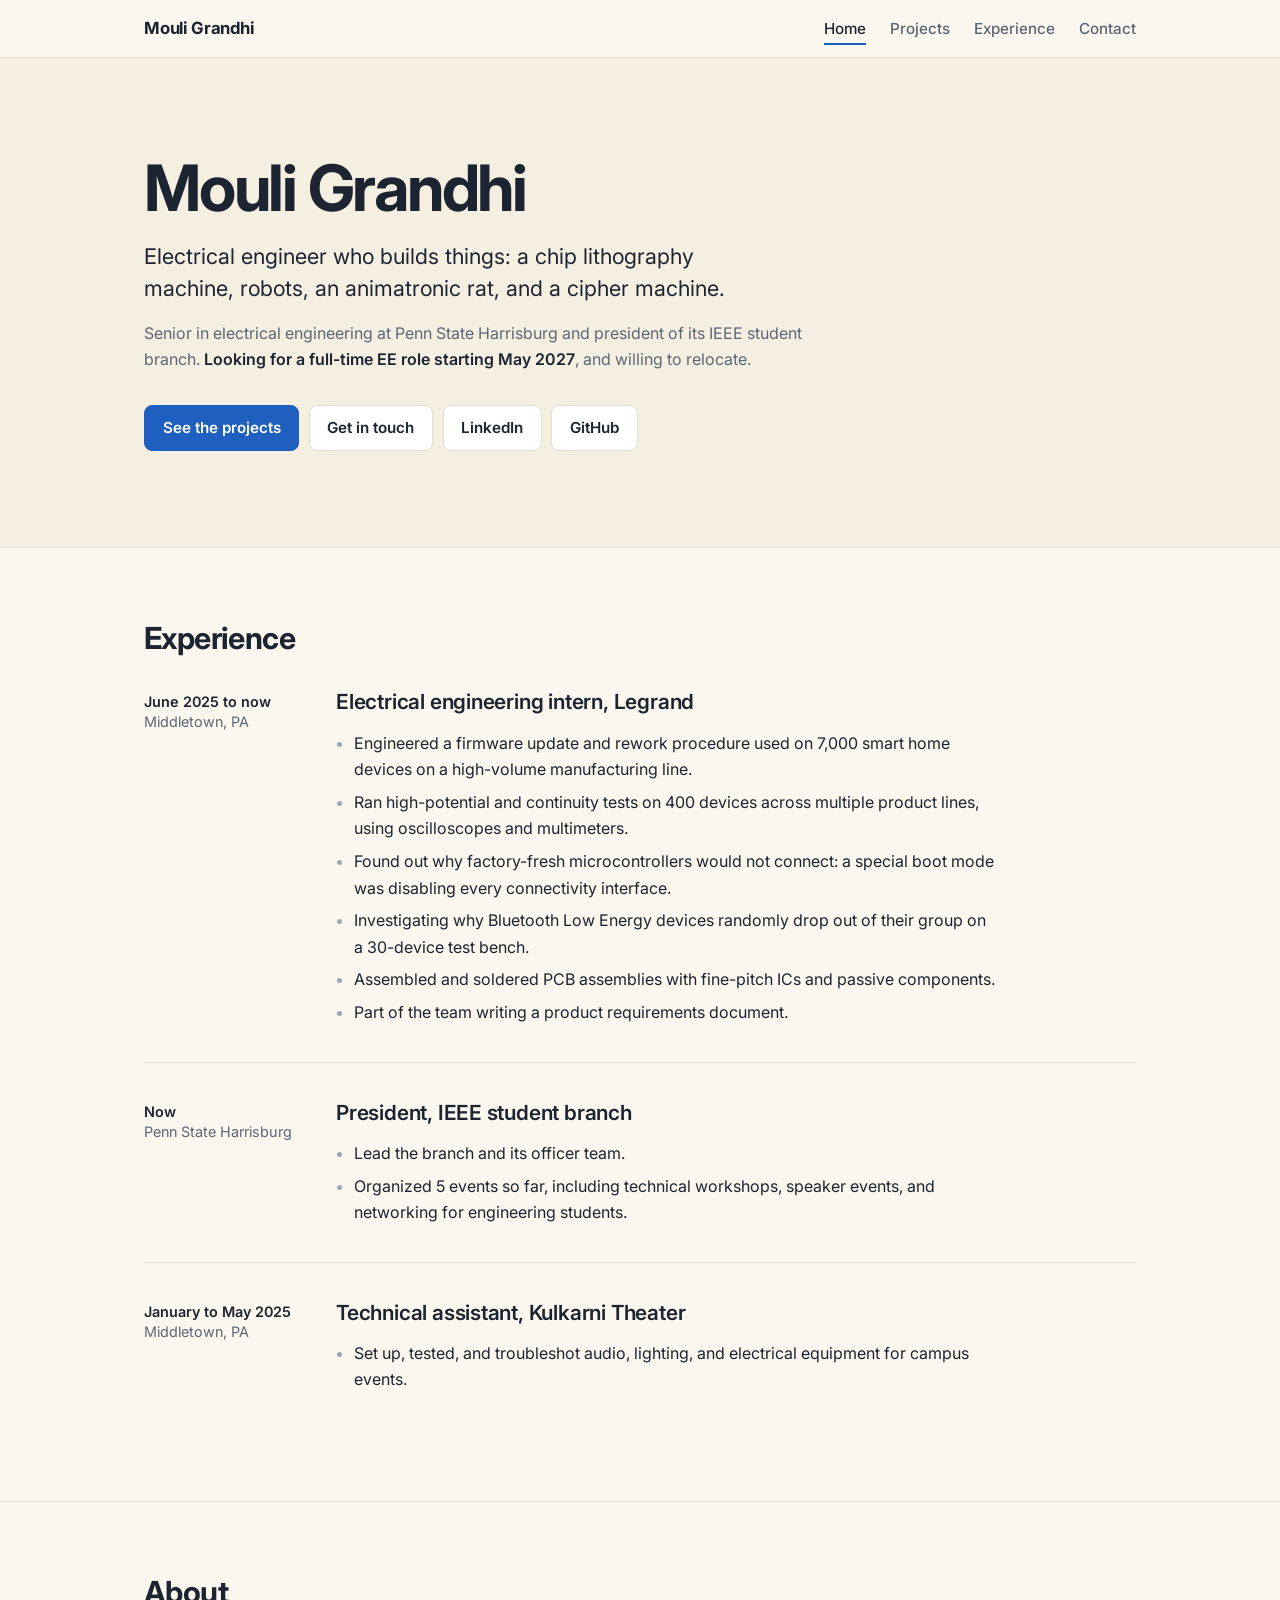
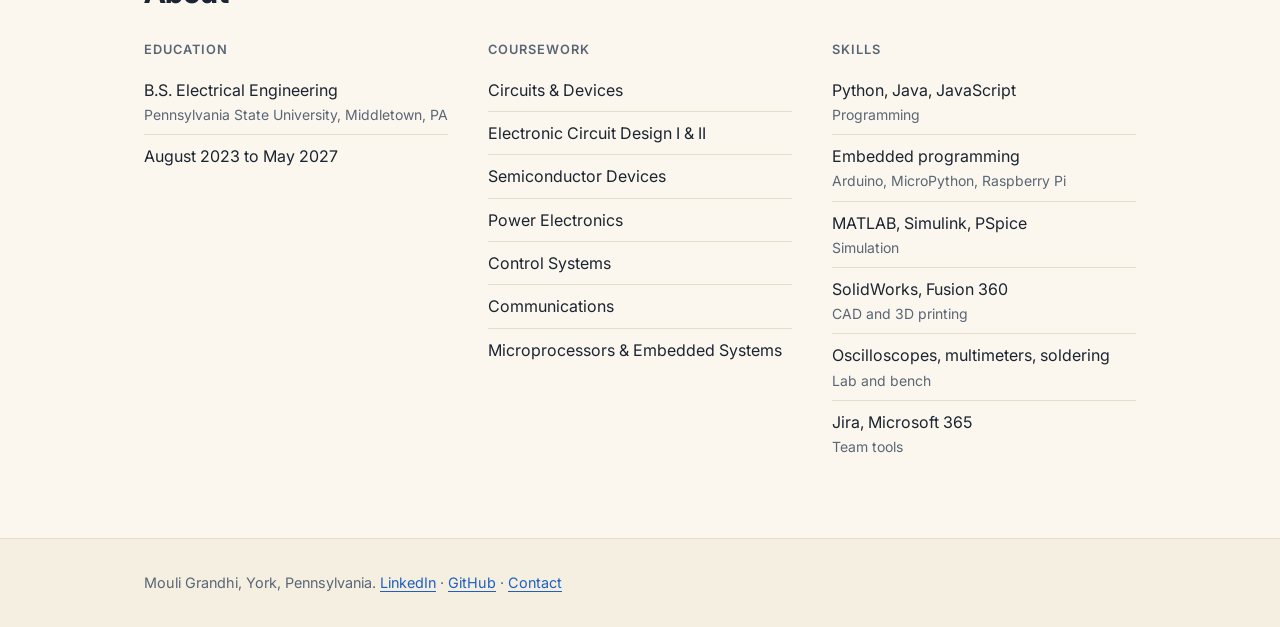
<file: index.html>
<!DOCTYPE html>
<html lang="en">
<head>
<meta charset="utf-8">
<meta name="viewport" content="width=device-width, initial-scale=1">
<title>Mouli Grandhi | Electrical Engineer</title>
<meta name="description" content="Mouli Grandhi, electrical engineering senior at Penn State Harrisburg, graduating May 2027. Experience, education, and skills.">
<link rel="preconnect" href="https://fonts.googleapis.com">
<link rel="preconnect" href="https://fonts.gstatic.com" crossorigin>
<link href="https://fonts.googleapis.com/css2?family=Inter:wght@400;500;600;700&display=swap" rel="stylesheet">
<link rel="stylesheet" href="styles.css">
</head>
<body>

<header class="top">
  <div class="wrap">
    <a class="me" href="index.html">Mouli Grandhi</a>
    <nav aria-label="Pages">
      <a href="index.html" aria-current="page">Home</a>
      <a href="projects.html">Projects</a>
      <a href="index.html#experience">Experience</a>
      <a href="contact.html">Contact</a>
    </nav>
  </div>
</header>

<main id="top">
  <div class="hero">
    <div class="wrap">
      <h1 class="name">Mouli Grandhi</h1>
      <p class="pitch">Electrical engineer who builds things: a chip lithography machine, robots, an animatronic rat, and a cipher machine.</p>
      <p class="status">Senior in electrical engineering at Penn State Harrisburg and president of its IEEE student branch. <b>Looking for a full-time EE role starting May 2027</b>, and willing to relocate.</p>
      <ul class="links">
        <li><a href="projects.html">See the projects</a></li>
        <li><a href="contact.html">Get in touch</a></li>
        <li><a href="https://www.linkedin.com/in/mouli-grandhi/">LinkedIn</a></li>
        <li><a href="https://github.com/Mouli-Grandhi">GitHub</a></li>
      </ul>
    </div>
  </div>

  <section id="experience">
    <div class="wrap">
      <h2>Experience</h2>

      <article class="job">
        <div class="when">June 2025 to now<span>Middletown, PA</span></div>
        <div class="body">
          <h3>Electrical engineering intern, Legrand</h3>
          <ul class="points">
            <li>Engineered a firmware update and rework procedure used on 7,000 smart home devices on a high-volume manufacturing line.</li>
            <li>Ran high-potential and continuity tests on 400 devices across multiple product lines, using oscilloscopes and multimeters.</li>
            <li>Found out why factory-fresh microcontrollers would not connect: a special boot mode was disabling every connectivity interface.</li>
            <li>Investigating why Bluetooth Low Energy devices randomly drop out of their group on a 30-device test bench.</li>
            <li>Assembled and soldered PCB assemblies with fine-pitch ICs and passive components.</li>
            <li>Part of the team writing a product requirements document.</li>
          </ul>
        </div>
      </article>

      <article class="job">
        <div class="when">Now<span>Penn State Harrisburg</span></div>
        <div class="body">
          <h3>President, IEEE student branch</h3>
          <ul class="points">
            <li>Lead the branch and its officer team.</li>
            <li>Organized 5 events so far, including technical workshops, speaker events, and networking for engineering students.</li>
          </ul>
        </div>
      </article>

      <article class="job">
        <div class="when">January to May 2025<span>Middletown, PA</span></div>
        <div class="body">
          <h3>Technical assistant, Kulkarni Theater</h3>
          <ul class="points">
            <li>Set up, tested, and troubleshot audio, lighting, and electrical equipment for campus events.</li>
          </ul>
        </div>
      </article>
    </div>
  </section>

  <section id="about">
    <div class="wrap">
      <h2>About</h2>
      <div class="facts">
        <div>
          <h3>Education</h3>
          <ul>
            <li>B.S. Electrical Engineering<small>Pennsylvania State University, Middletown, PA</small></li>
            <li>August 2023 to May 2027</li>
          </ul>
        </div>
        <div>
          <h3>Coursework</h3>
          <ul>
            <li>Circuits &amp; Devices</li>
            <li>Electronic Circuit Design I &amp; II</li>
            <li>Semiconductor Devices</li>
            <li>Power Electronics</li>
            <li>Control Systems</li>
            <li>Communications</li>
            <li>Microprocessors &amp; Embedded Systems</li>
          </ul>
        </div>
        <div>
          <h3>Skills</h3>
          <ul>
            <li>Python, Java, JavaScript<small>Programming</small></li>
            <li>Embedded programming<small>Arduino, MicroPython, Raspberry Pi</small></li>
            <li>MATLAB, Simulink, PSpice<small>Simulation</small></li>
            <li>SolidWorks, Fusion 360<small>CAD and 3D printing</small></li>
            <li>Oscilloscopes, multimeters, soldering<small>Lab and bench</small></li>
            <li>Jira, Microsoft 365<small>Team tools</small></li>
          </ul>
        </div>
      </div>
    </div>
  </section>
</main>

<footer>
  <div class="wrap">
    <p>Mouli Grandhi, York, Pennsylvania. <a href="https://www.linkedin.com/in/mouli-grandhi/">LinkedIn</a> · <a href="https://github.com/Mouli-Grandhi">GitHub</a> · <a href="contact.html">Contact</a></p>
  </div>
</footer>

</body>
</html>
</file>
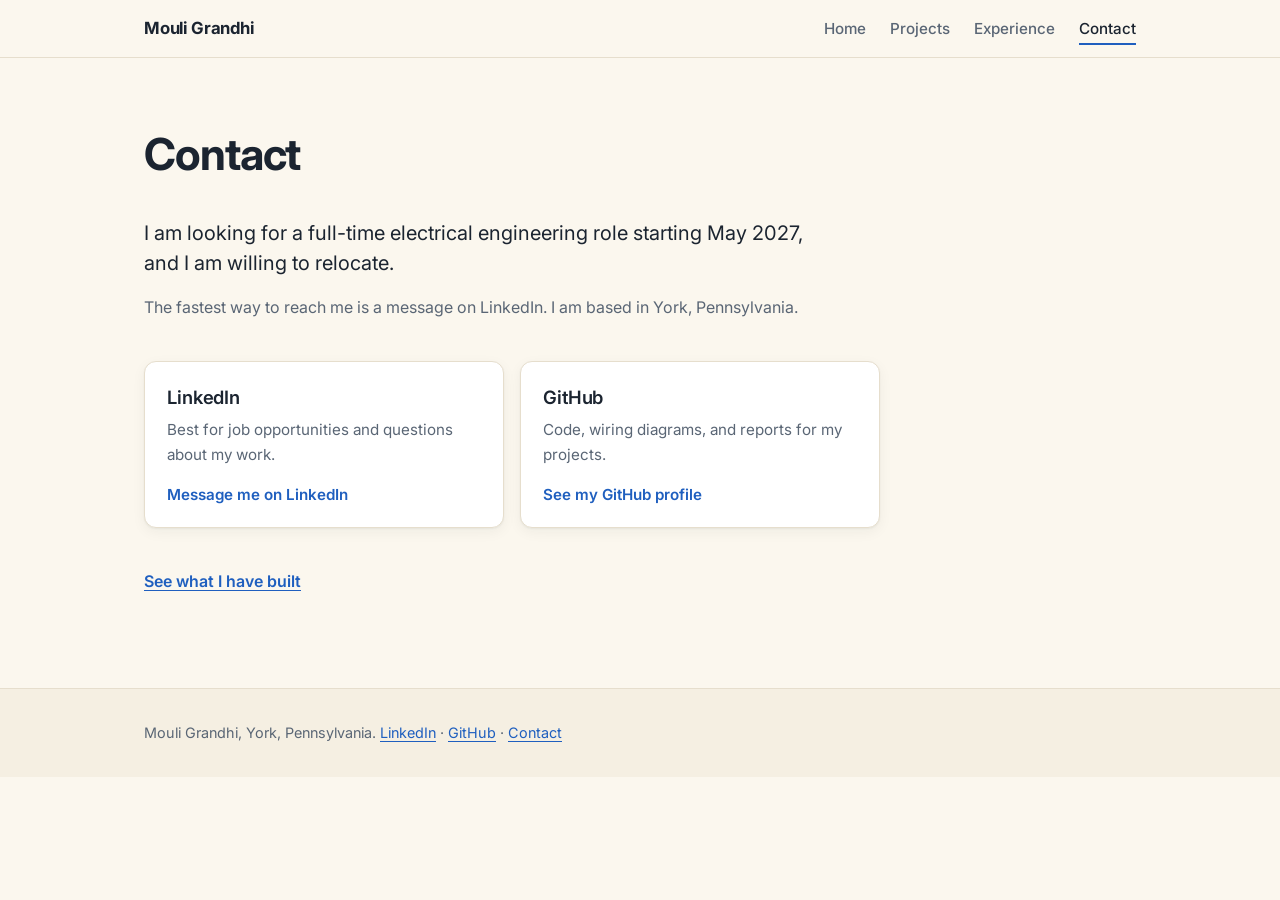
<file: contact.html>
<!DOCTYPE html>
<html lang="en">
<head>
<meta charset="utf-8">
<meta name="viewport" content="width=device-width, initial-scale=1">
<title>Contact | Mouli Grandhi</title>
<meta name="description" content="How to reach Mouli Grandhi, electrical engineer looking for a full-time role starting May 2027.">
<link rel="preconnect" href="https://fonts.googleapis.com">
<link rel="preconnect" href="https://fonts.gstatic.com" crossorigin>
<link href="https://fonts.googleapis.com/css2?family=Inter:wght@400;500;600;700&display=swap" rel="stylesheet">
<link rel="stylesheet" href="styles.css">
</head>
<body>

<header class="top">
  <div class="wrap">
    <a class="me" href="index.html">Mouli Grandhi</a>
    <nav aria-label="Pages">
      <a href="index.html">Home</a>
      <a href="projects.html">Projects</a>
      <a href="index.html#experience">Experience</a>
      <a href="contact.html" aria-current="page">Contact</a>
    </nav>
  </div>
</header>

<main>
  <section>
    <div class="wrap">
      <h1 class="page-title">Contact</h1>
      <p class="lede">I am looking for a full-time electrical engineering role starting May 2027, and I am willing to relocate.</p>
      <p>The fastest way to reach me is a message on LinkedIn. I am based in York, Pennsylvania.</p>
      <ul class="contact-list">
        <li><a href="https://www.linkedin.com/in/mouli-grandhi/">
          <b>LinkedIn</b>
          <span>Best for job opportunities and questions about my work.</span>
          <span class="go">Message me on LinkedIn</span>
        </a></li>
        <li><a href="https://github.com/Mouli-Grandhi">
          <b>GitHub</b>
          <span>Code, wiring diagrams, and reports for my projects.</span>
          <span class="go">See my GitHub profile</span>
        </a></li>
      </ul>
      <p class="next"><a href="projects.html">See what I have built</a></p>
    </div>
  </section>
</main>

<footer>
  <div class="wrap">
    <p>Mouli Grandhi, York, Pennsylvania. <a href="https://www.linkedin.com/in/mouli-grandhi/">LinkedIn</a> · <a href="https://github.com/Mouli-Grandhi">GitHub</a> · <a href="contact.html">Contact</a></p>
  </div>
</footer>

</body>
</html>
</file>
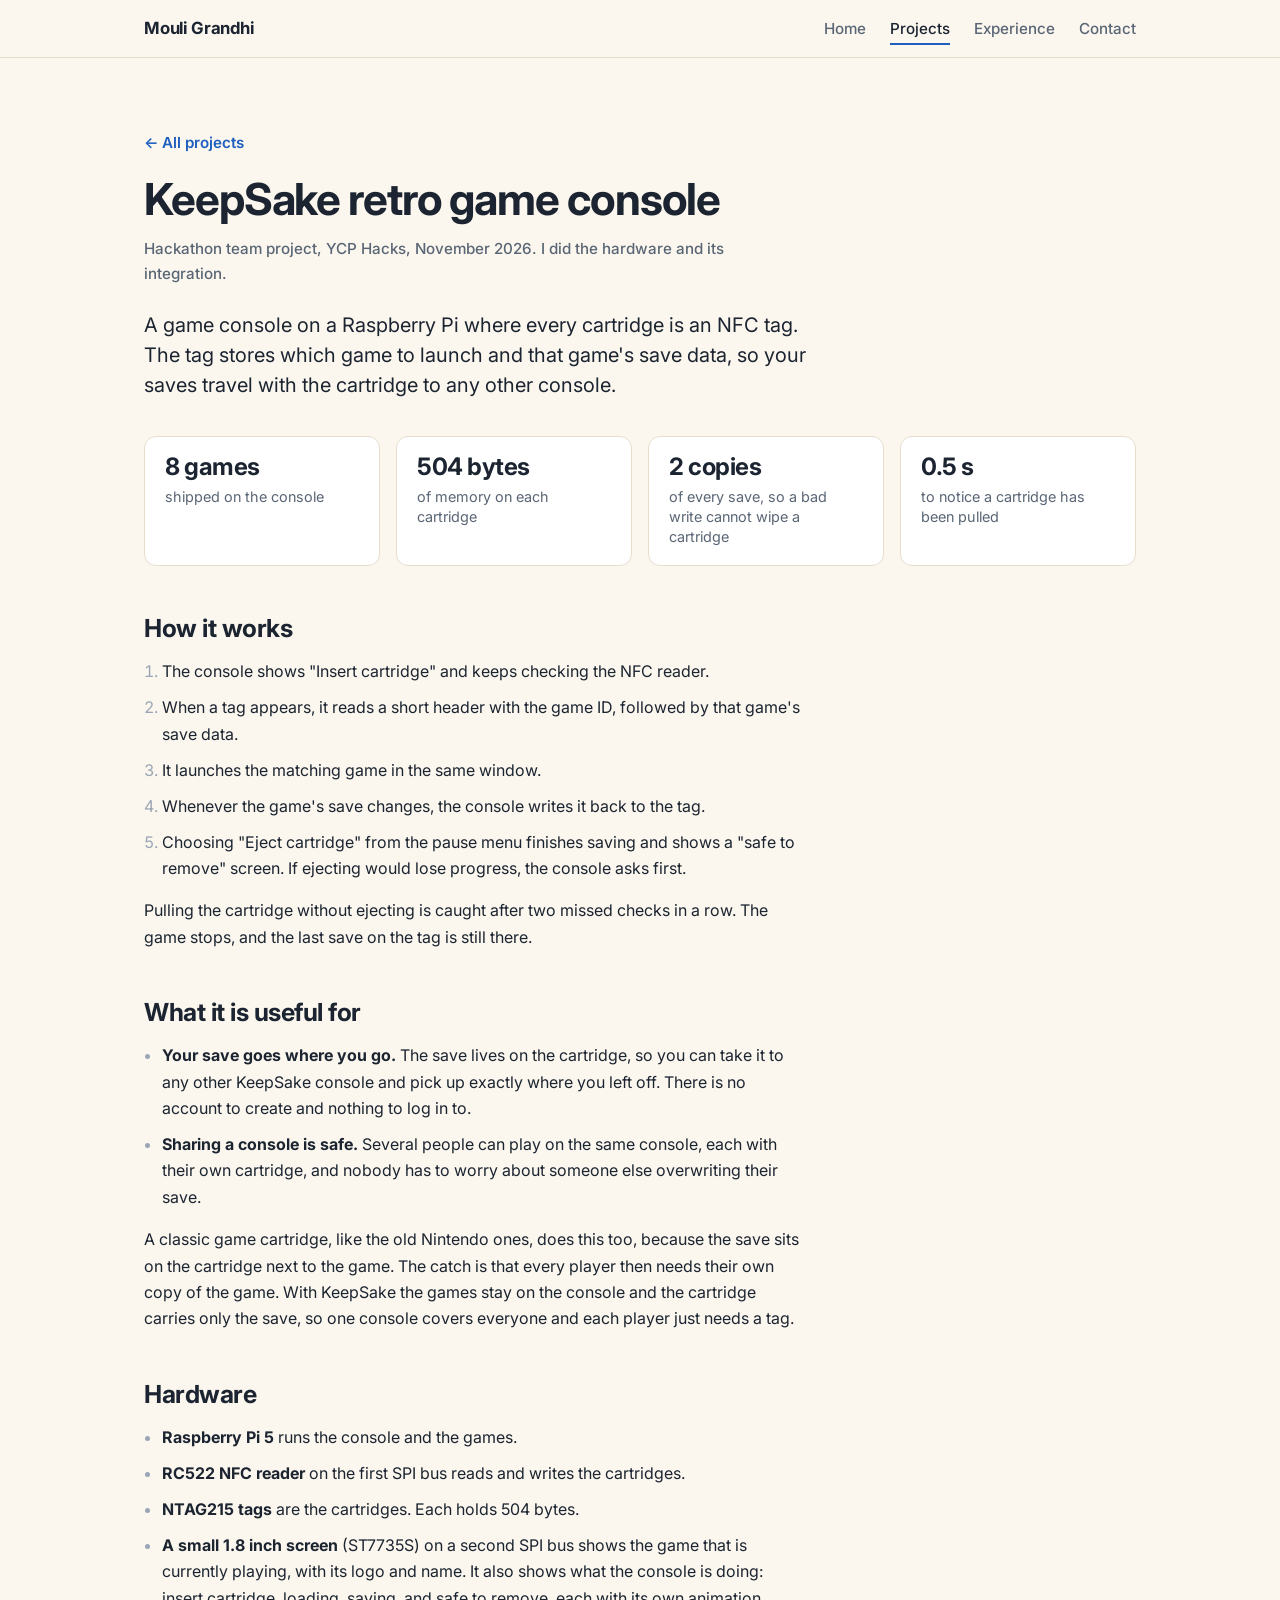
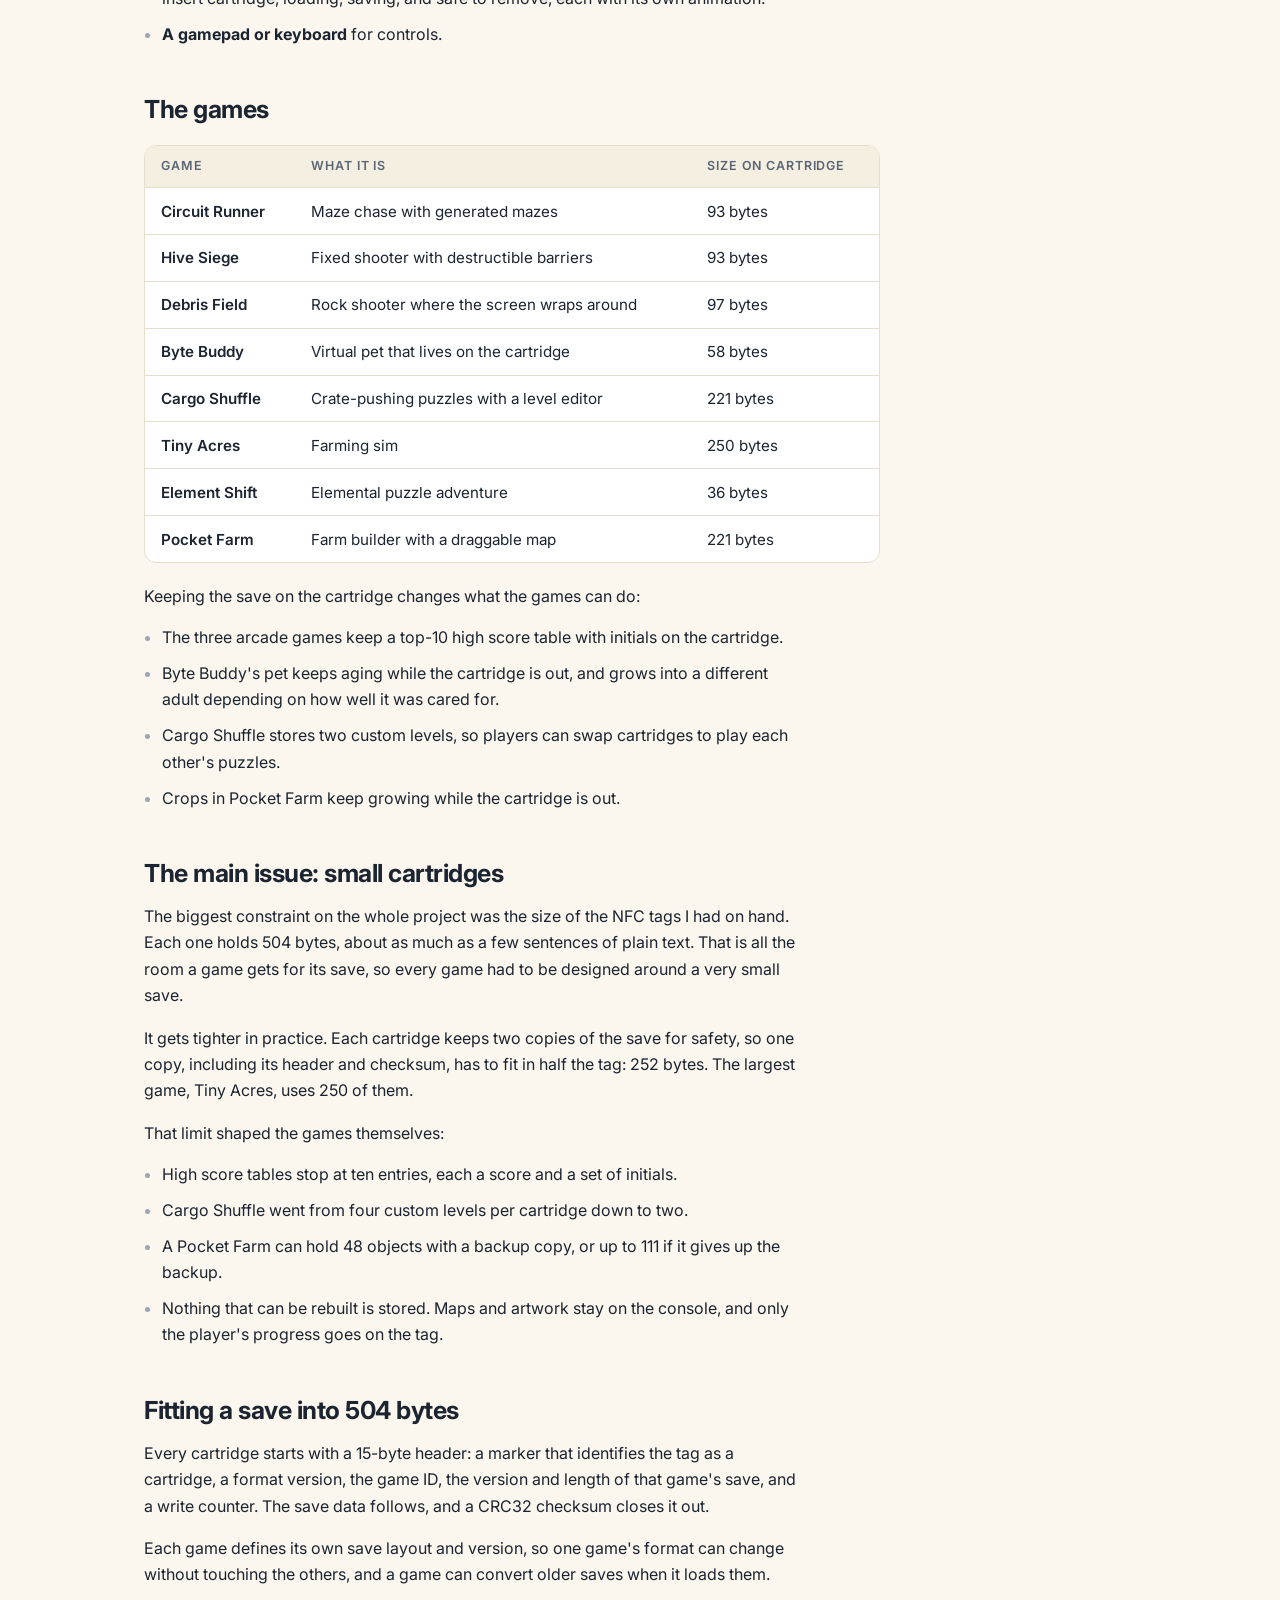
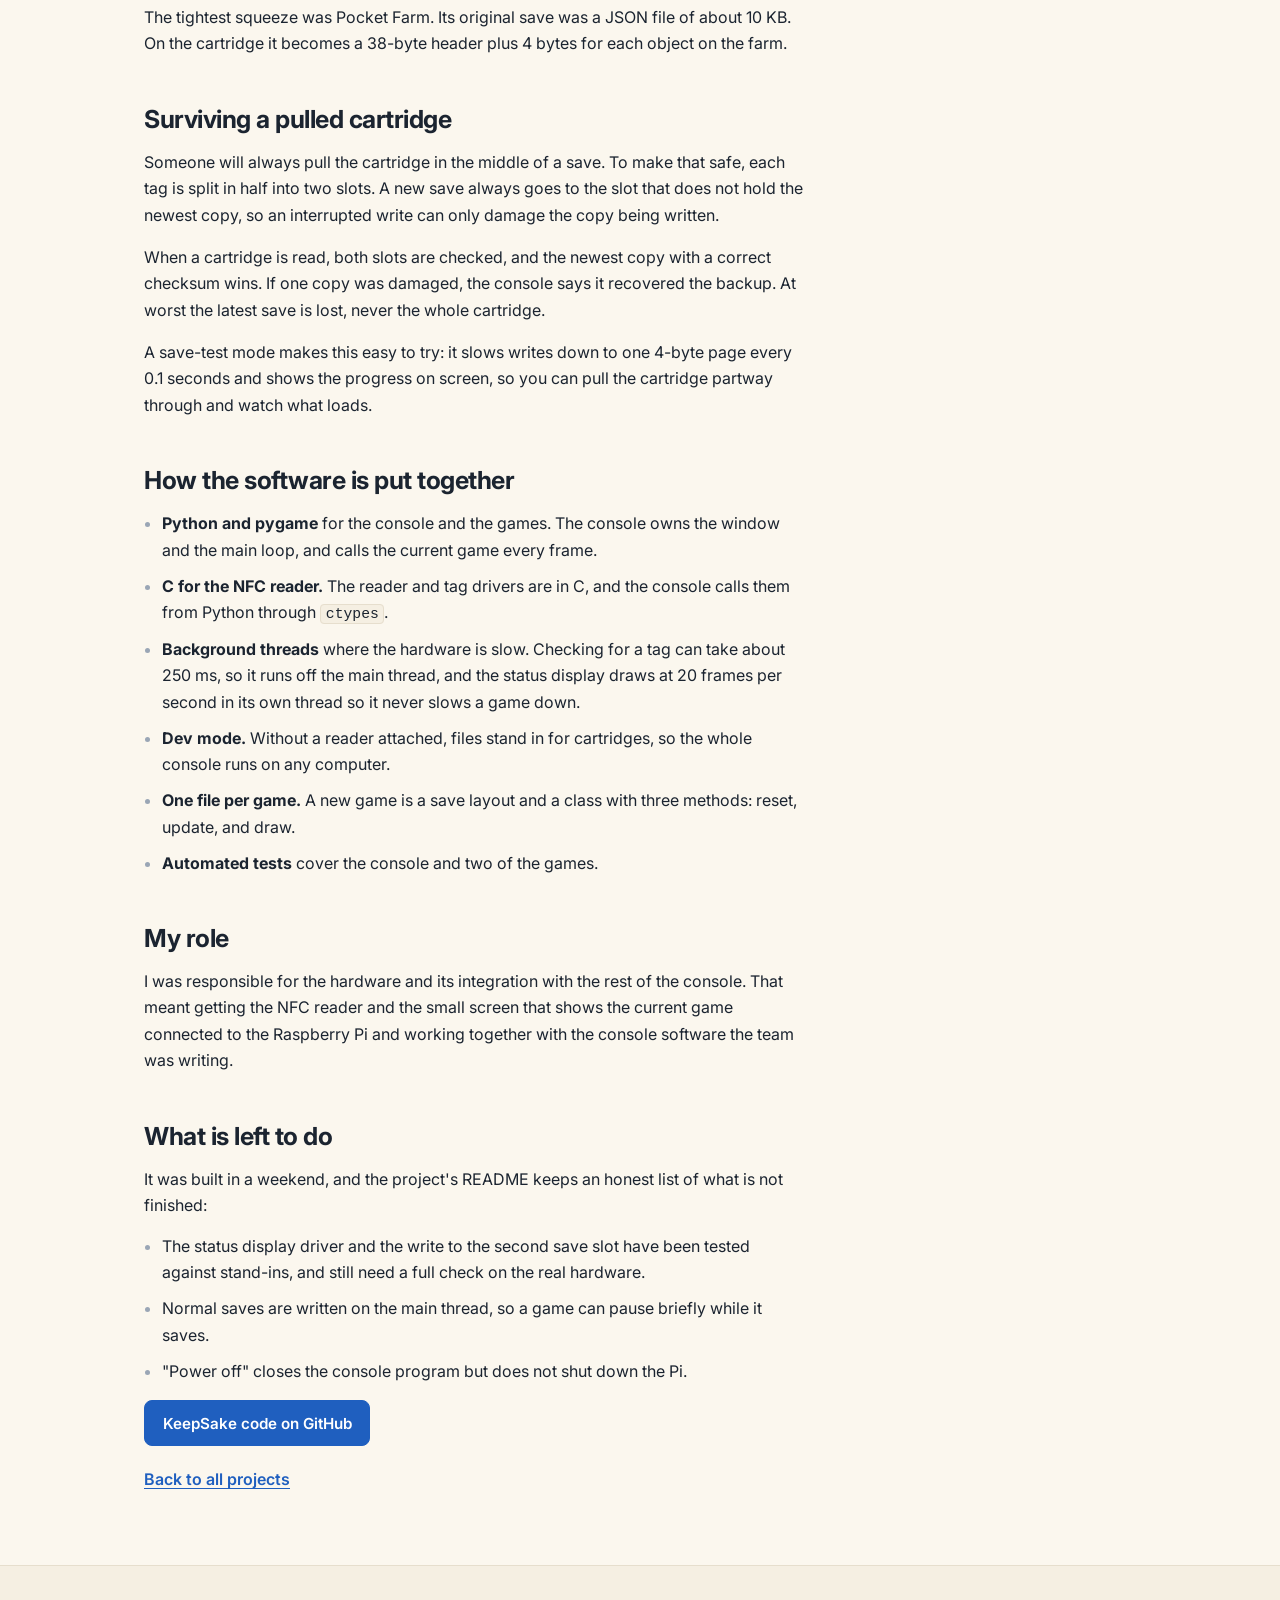
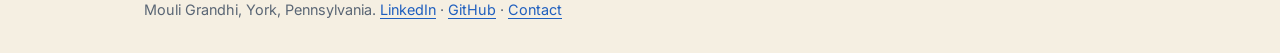
<file: keepsake.html>
<!DOCTYPE html>
<html lang="en">
<head>
<meta charset="utf-8">
<meta name="viewport" content="width=device-width, initial-scale=1">
<title>KeepSake retro game console | Mouli Grandhi</title>
<meta name="description" content="KeepSake is a Raspberry Pi game console built at YCP Hacks 2026 where every cartridge is an NFC tag that stores the game and its save data.">
<link rel="preconnect" href="https://fonts.googleapis.com">
<link rel="preconnect" href="https://fonts.gstatic.com" crossorigin>
<link href="https://fonts.googleapis.com/css2?family=Inter:wght@400;500;600;700&display=swap" rel="stylesheet">
<link rel="stylesheet" href="styles.css">
</head>
<body>

<header class="top">
  <div class="wrap">
    <a class="me" href="index.html">Mouli Grandhi</a>
    <nav aria-label="Pages">
      <a href="index.html">Home</a>
      <a href="projects.html" aria-current="page">Projects</a>
      <a href="index.html#experience">Experience</a>
      <a href="contact.html">Contact</a>
    </nav>
  </div>
</header>

<main>
  <section>
    <div class="wrap doc">
      <p class="crumb"><a href="projects.html">All projects</a></p>
      <h1 class="page-title">KeepSake retro game console</h1>
      <p class="role">Hackathon team project, YCP Hacks, November 2026. I did the hardware and its integration.</p>
      <p class="lede">A game console on a Raspberry Pi where every cartridge is an NFC tag. The tag stores which game to launch and that game's save data, so your saves travel with the cartridge to any other console.</p>

      <dl class="stats">
        <div><dt>8 games</dt><dd>shipped on the console</dd></div>
        <div><dt>504 bytes</dt><dd>of memory on each cartridge</dd></div>
        <div><dt>2 copies</dt><dd>of every save, so a bad write cannot wipe a cartridge</dd></div>
        <div><dt>0.5 s</dt><dd>to notice a cartridge has been pulled</dd></div>
      </dl>

      <h2>How it works</h2>
      <ol class="points">
        <li>The console shows "Insert cartridge" and keeps checking the NFC reader.</li>
        <li>When a tag appears, it reads a short header with the game ID, followed by that game's save data.</li>
        <li>It launches the matching game in the same window.</li>
        <li>Whenever the game's save changes, the console writes it back to the tag.</li>
        <li>Choosing "Eject cartridge" from the pause menu finishes saving and shows a "safe to remove" screen. If ejecting would lose progress, the console asks first.</li>
      </ol>
      <p>Pulling the cartridge without ejecting is caught after two missed checks in a row. The game stops, and the last save on the tag is still there.</p>

      <h2>What it is useful for</h2>
      <ul class="points">
        <li><b>Your save goes where you go.</b> The save lives on the cartridge, so you can take it to any other KeepSake console and pick up exactly where you left off. There is no account to create and nothing to log in to.</li>
        <li><b>Sharing a console is safe.</b> Several people can play on the same console, each with their own cartridge, and nobody has to worry about someone else overwriting their save.</li>
      </ul>
      <p>A classic game cartridge, like the old Nintendo ones, does this too, because the save sits on the cartridge next to the game. The catch is that every player then needs their own copy of the game. With KeepSake the games stay on the console and the cartridge carries only the save, so one console covers everyone and each player just needs a tag.</p>

      <h2>Hardware</h2>
      <ul class="points">
        <li><b>Raspberry Pi 5</b> runs the console and the games.</li>
        <li><b>RC522 NFC reader</b> on the first SPI bus reads and writes the cartridges.</li>
        <li><b>NTAG215 tags</b> are the cartridges. Each holds 504 bytes.</li>
        <li><b>A small 1.8 inch screen</b> (ST7735S) on a second SPI bus shows the game that is currently playing, with its logo and name. It also shows what the console is doing: insert cartridge, loading, saving, and safe to remove, each with its own animation.</li>
        <li><b>A gamepad or keyboard</b> for controls.</li>
      </ul>

      <h2>The games</h2>
      <div class="table-wrap">
        <table>
          <thead><tr><th>Game</th><th>What it is</th><th>Size on cartridge</th></tr></thead>
          <tbody>
            <tr><td>Circuit Runner</td><td>Maze chase with generated mazes</td><td>93 bytes</td></tr>
            <tr><td>Hive Siege</td><td>Fixed shooter with destructible barriers</td><td>93 bytes</td></tr>
            <tr><td>Debris Field</td><td>Rock shooter where the screen wraps around</td><td>97 bytes</td></tr>
            <tr><td>Byte Buddy</td><td>Virtual pet that lives on the cartridge</td><td>58 bytes</td></tr>
            <tr><td>Cargo Shuffle</td><td>Crate-pushing puzzles with a level editor</td><td>221 bytes</td></tr>
            <tr><td>Tiny Acres</td><td>Farming sim</td><td>250 bytes</td></tr>
            <tr><td>Element Shift</td><td>Elemental puzzle adventure</td><td>36 bytes</td></tr>
            <tr><td>Pocket Farm</td><td>Farm builder with a draggable map</td><td>221 bytes</td></tr>
          </tbody>
        </table>
      </div>
      <p>Keeping the save on the cartridge changes what the games can do:</p>
      <ul class="points">
        <li>The three arcade games keep a top-10 high score table with initials on the cartridge.</li>
        <li>Byte Buddy's pet keeps aging while the cartridge is out, and grows into a different adult depending on how well it was cared for.</li>
        <li>Cargo Shuffle stores two custom levels, so players can swap cartridges to play each other's puzzles.</li>
        <li>Crops in Pocket Farm keep growing while the cartridge is out.</li>
      </ul>

      <h2>The main issue: small cartridges</h2>
      <p>The biggest constraint on the whole project was the size of the NFC tags I had on hand. Each one holds 504 bytes, about as much as a few sentences of plain text. That is all the room a game gets for its save, so every game had to be designed around a very small save.</p>
      <p>It gets tighter in practice. Each cartridge keeps two copies of the save for safety, so one copy, including its header and checksum, has to fit in half the tag: 252 bytes. The largest game, Tiny Acres, uses 250 of them.</p>
      <p>That limit shaped the games themselves:</p>
      <ul class="points">
        <li>High score tables stop at ten entries, each a score and a set of initials.</li>
        <li>Cargo Shuffle went from four custom levels per cartridge down to two.</li>
        <li>A Pocket Farm can hold 48 objects with a backup copy, or up to 111 if it gives up the backup.</li>
        <li>Nothing that can be rebuilt is stored. Maps and artwork stay on the console, and only the player's progress goes on the tag.</li>
      </ul>

      <h2>Fitting a save into 504 bytes</h2>
      <p>Every cartridge starts with a 15-byte header: a marker that identifies the tag as a cartridge, a format version, the game ID, the version and length of that game's save, and a write counter. The save data follows, and a CRC32 checksum closes it out.</p>
      <p>Each game defines its own save layout and version, so one game's format can change without touching the others, and a game can convert older saves when it loads them.</p>
      <p>The tightest squeeze was Pocket Farm. Its original save was a JSON file of about 10 KB. On the cartridge it becomes a 38-byte header plus 4 bytes for each object on the farm.</p>

      <h2>Surviving a pulled cartridge</h2>
      <p>Someone will always pull the cartridge in the middle of a save. To make that safe, each tag is split in half into two slots. A new save always goes to the slot that does not hold the newest copy, so an interrupted write can only damage the copy being written.</p>
      <p>When a cartridge is read, both slots are checked, and the newest copy with a correct checksum wins. If one copy was damaged, the console says it recovered the backup. At worst the latest save is lost, never the whole cartridge.</p>
      <p>A save-test mode makes this easy to try: it slows writes down to one 4-byte page every 0.1 seconds and shows the progress on screen, so you can pull the cartridge partway through and watch what loads.</p>

      <h2>How the software is put together</h2>
      <ul class="points">
        <li><b>Python and pygame</b> for the console and the games. The console owns the window and the main loop, and calls the current game every frame.</li>
        <li><b>C for the NFC reader.</b> The reader and tag drivers are in C, and the console calls them from Python through <code>ctypes</code>.</li>
        <li><b>Background threads</b> where the hardware is slow. Checking for a tag can take about 250 ms, so it runs off the main thread, and the status display draws at 20 frames per second in its own thread so it never slows a game down.</li>
        <li><b>Dev mode.</b> Without a reader attached, files stand in for cartridges, so the whole console runs on any computer.</li>
        <li><b>One file per game.</b> A new game is a save layout and a class with three methods: reset, update, and draw.</li>
        <li><b>Automated tests</b> cover the console and two of the games.</li>
      </ul>

      <h2>My role</h2>
      <p>I was responsible for the hardware and its integration with the rest of the console. That meant getting the NFC reader and the small screen that shows the current game connected to the Raspberry Pi and working together with the console software the team was writing.</p>

      <h2>What is left to do</h2>
      <p>It was built in a weekend, and the project's README keeps an honest list of what is not finished:</p>
      <ul class="points">
        <li>The status display driver and the write to the second save slot have been tested against stand-ins, and still need a full check on the real hardware.</li>
        <li>Normal saves are written on the main thread, so a game can pause briefly while it saves.</li>
        <li>"Power off" closes the console program but does not shut down the Pi.</li>
      </ul>

      <p class="next"><a class="btn" href="https://github.com/dannywatts/ycphacks-2026">KeepSake code on GitHub</a></p>
      <p class="next"><a href="projects.html">Back to all projects</a></p>
    </div>
  </section>
</main>

<footer>
  <div class="wrap">
    <p>Mouli Grandhi, York, Pennsylvania. <a href="https://www.linkedin.com/in/mouli-grandhi/">LinkedIn</a> · <a href="https://github.com/Mouli-Grandhi">GitHub</a> · <a href="contact.html">Contact</a></p>
  </div>
</footer>

</body>
</html>
</file>
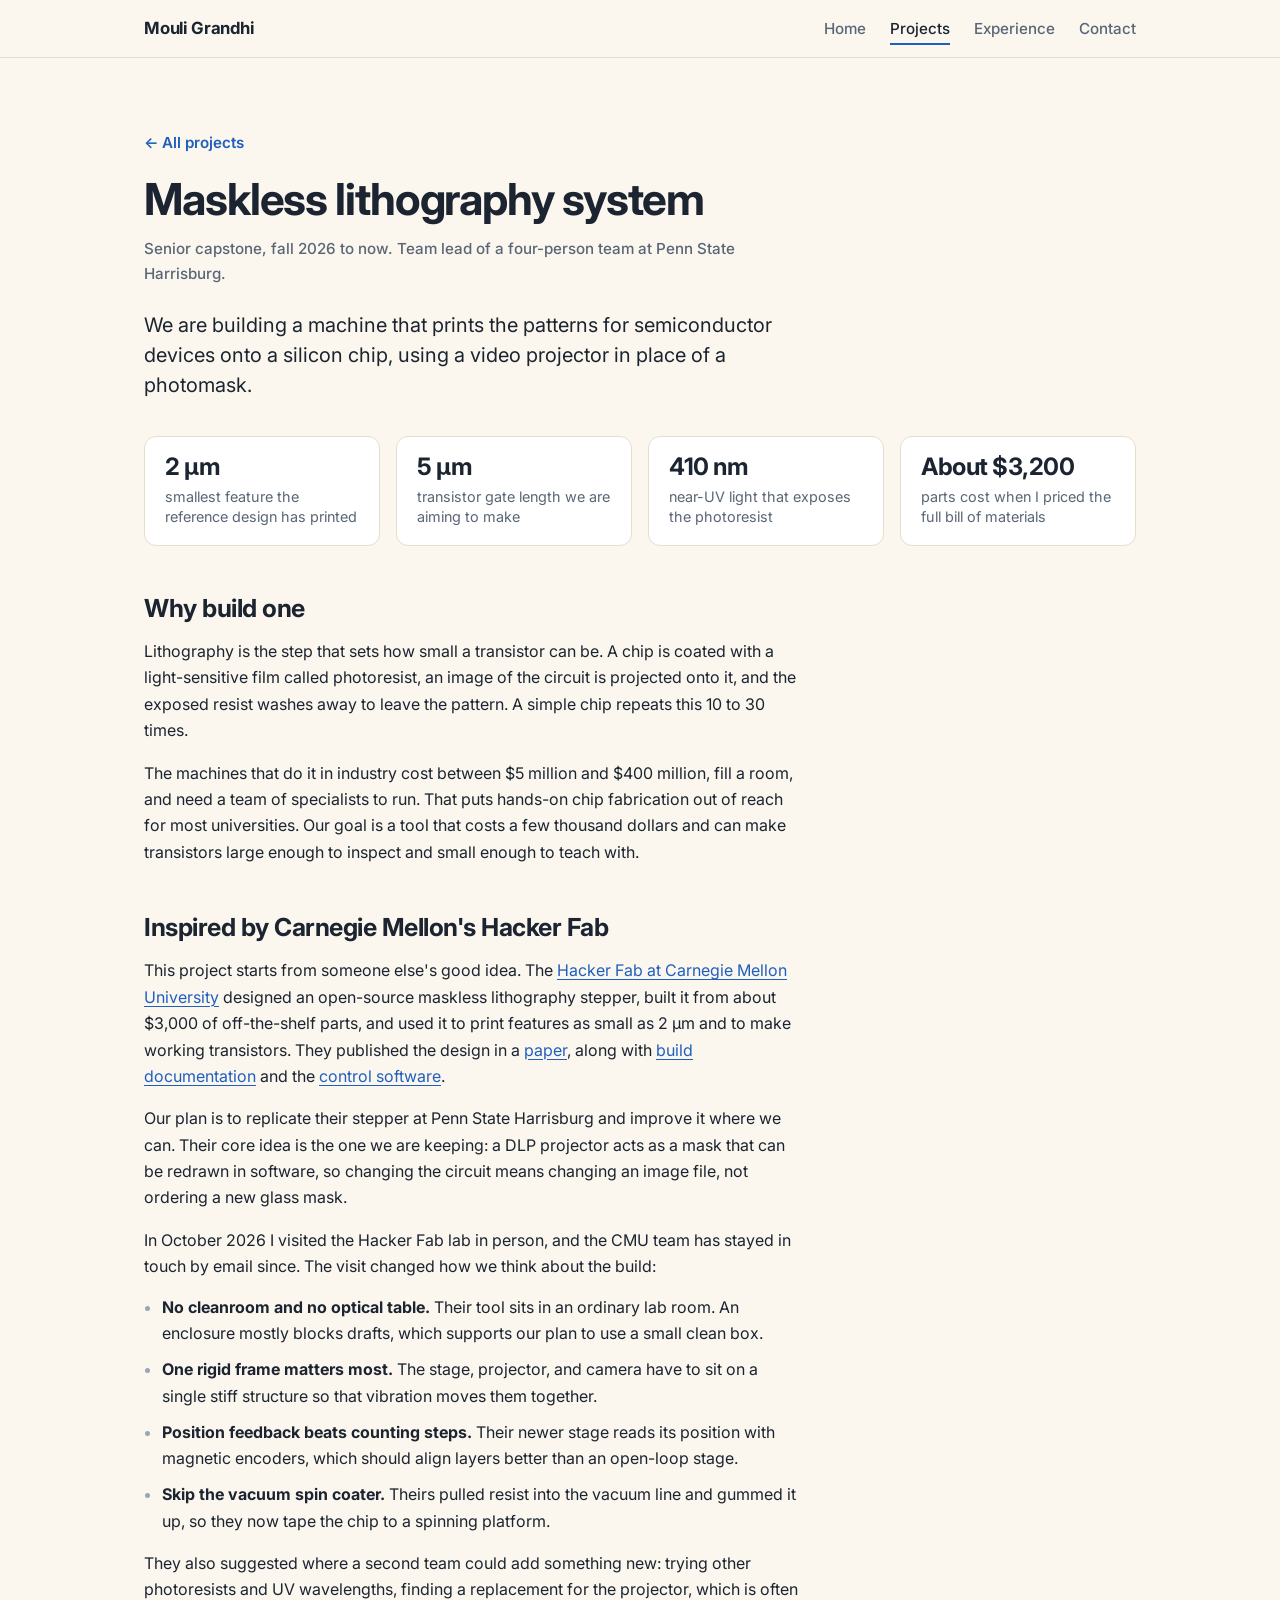
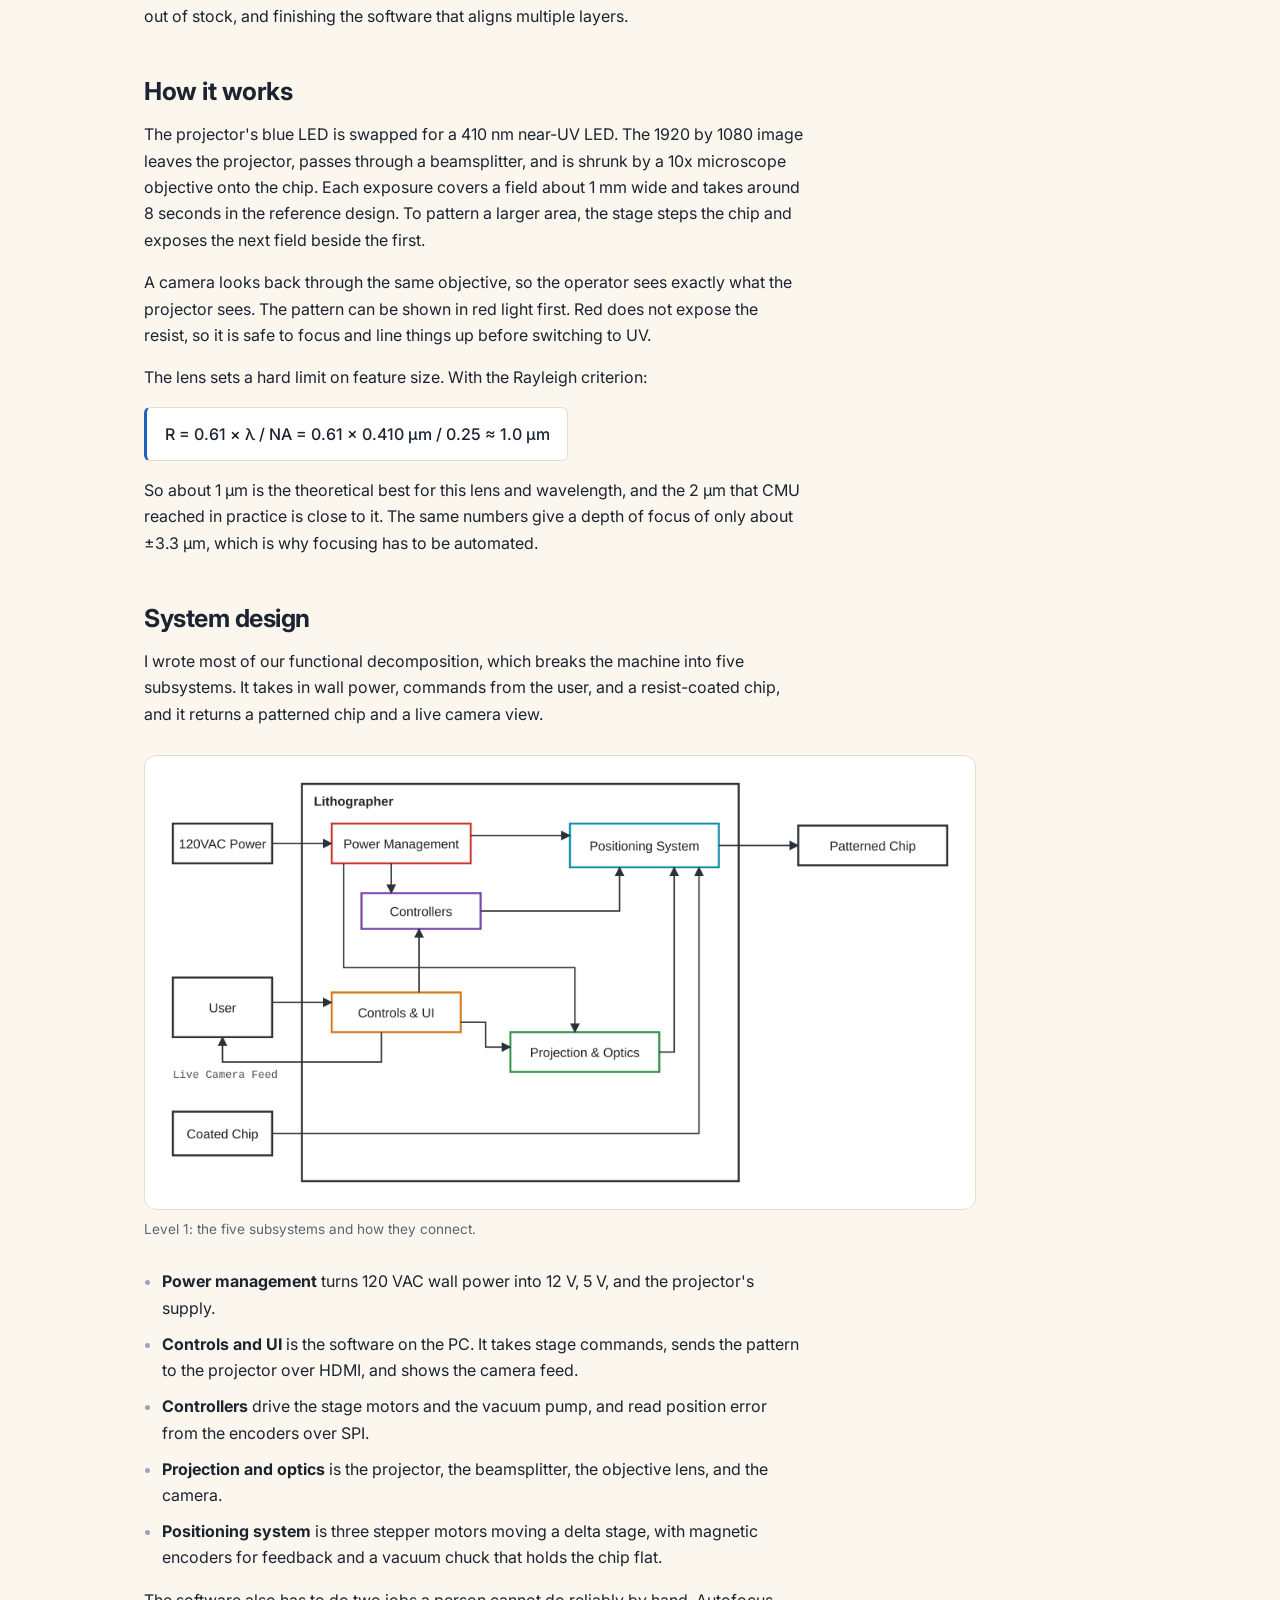
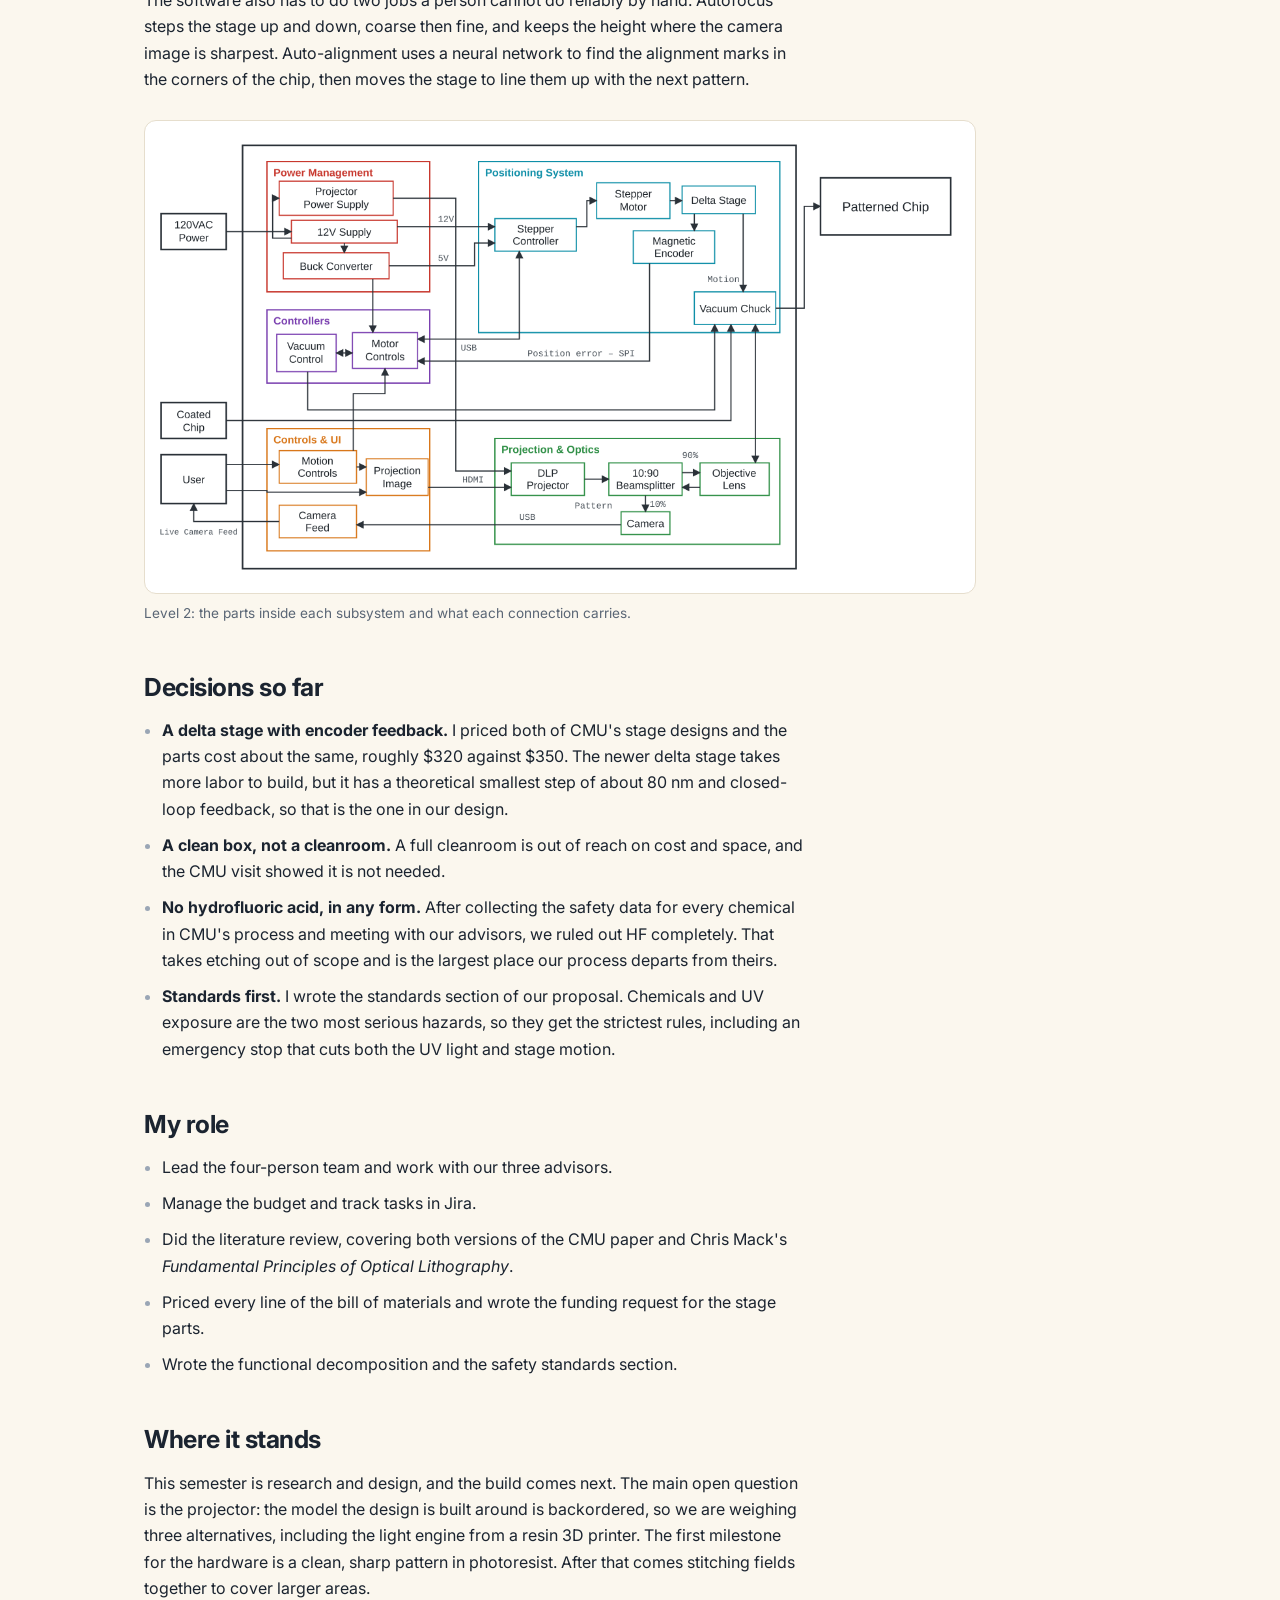
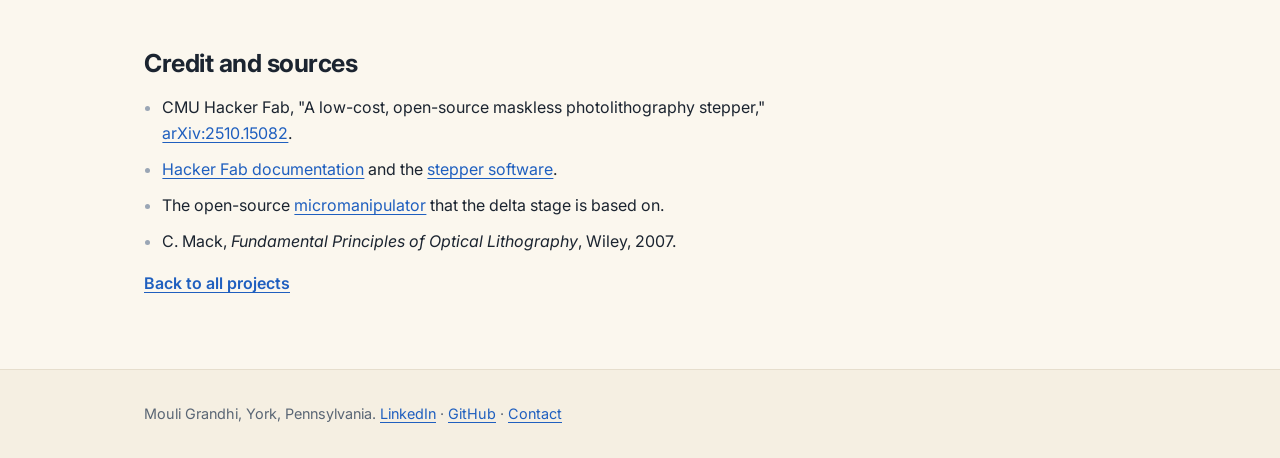
<file: lithography.html>
<!DOCTYPE html>
<html lang="en">
<head>
<meta charset="utf-8">
<meta name="viewport" content="width=device-width, initial-scale=1">
<title>Maskless lithography system | Mouli Grandhi</title>
<meta name="description" content="A senior capstone project at Penn State Harrisburg: a low-cost maskless photolithography stepper for making semiconductor devices, based on the open-source design from Carnegie Mellon's Hacker Fab.">
<link rel="preconnect" href="https://fonts.googleapis.com">
<link rel="preconnect" href="https://fonts.gstatic.com" crossorigin>
<link href="https://fonts.googleapis.com/css2?family=Inter:wght@400;500;600;700&display=swap" rel="stylesheet">
<link rel="stylesheet" href="styles.css">
</head>
<body>

<header class="top">
  <div class="wrap">
    <a class="me" href="index.html">Mouli Grandhi</a>
    <nav aria-label="Pages">
      <a href="index.html">Home</a>
      <a href="projects.html" aria-current="page">Projects</a>
      <a href="index.html#experience">Experience</a>
      <a href="contact.html">Contact</a>
    </nav>
  </div>
</header>

<main>
  <section>
    <div class="wrap doc">
      <p class="crumb"><a href="projects.html">All projects</a></p>
      <h1 class="page-title">Maskless lithography system</h1>
      <p class="role">Senior capstone, fall 2026 to now. Team lead of a four-person team at Penn State Harrisburg.</p>
      <p class="lede">We are building a machine that prints the patterns for semiconductor devices onto a silicon chip, using a video projector in place of a photomask.</p>

      <dl class="stats">
        <div><dt>2 µm</dt><dd>smallest feature the reference design has printed</dd></div>
        <div><dt>5 µm</dt><dd>transistor gate length we are aiming to make</dd></div>
        <div><dt>410 nm</dt><dd>near-UV light that exposes the photoresist</dd></div>
        <div><dt>About $3,200</dt><dd>parts cost when I priced the full bill of materials</dd></div>
      </dl>

      <h2>Why build one</h2>
      <p>Lithography is the step that sets how small a transistor can be. A chip is coated with a light-sensitive film called photoresist, an image of the circuit is projected onto it, and the exposed resist washes away to leave the pattern. A simple chip repeats this 10 to 30 times.</p>
      <p>The machines that do it in industry cost between $5 million and $400 million, fill a room, and need a team of specialists to run. That puts hands-on chip fabrication out of reach for most universities. Our goal is a tool that costs a few thousand dollars and can make transistors large enough to inspect and small enough to teach with.</p>

      <h2>Inspired by Carnegie Mellon's Hacker Fab</h2>
      <p>This project starts from someone else's good idea. The <a href="https://hackerfab.ece.cmu.edu">Hacker Fab at Carnegie Mellon University</a> designed an open-source maskless lithography stepper, built it from about $3,000 of off-the-shelf parts, and used it to print features as small as 2 µm and to make working transistors. They published the design in a <a href="https://arxiv.org/abs/2510.15082">paper</a>, along with <a href="https://docs.hackerfab.org">build documentation</a> and the <a href="https://github.com/hacker-fab/stepper">control software</a>.</p>
      <p>Our plan is to replicate their stepper at Penn State Harrisburg and improve it where we can. Their core idea is the one we are keeping: a DLP projector acts as a mask that can be redrawn in software, so changing the circuit means changing an image file, not ordering a new glass mask.</p>
      <p>In October 2026 I visited the Hacker Fab lab in person, and the CMU team has stayed in touch by email since. The visit changed how we think about the build:</p>
      <ul class="points">
        <li><b>No cleanroom and no optical table.</b> Their tool sits in an ordinary lab room. An enclosure mostly blocks drafts, which supports our plan to use a small clean box.</li>
        <li><b>One rigid frame matters most.</b> The stage, projector, and camera have to sit on a single stiff structure so that vibration moves them together.</li>
        <li><b>Position feedback beats counting steps.</b> Their newer stage reads its position with magnetic encoders, which should align layers better than an open-loop stage.</li>
        <li><b>Skip the vacuum spin coater.</b> Theirs pulled resist into the vacuum line and gummed it up, so they now tape the chip to a spinning platform.</li>
      </ul>
      <p>They also suggested where a second team could add something new: trying other photoresists and UV wavelengths, finding a replacement for the projector, which is often out of stock, and finishing the software that aligns multiple layers.</p>

      <h2>How it works</h2>
      <p>The projector's blue LED is swapped for a 410 nm near-UV LED. The 1920 by 1080 image leaves the projector, passes through a beamsplitter, and is shrunk by a 10x microscope objective onto the chip. Each exposure covers a field about 1 mm wide and takes around 8 seconds in the reference design. To pattern a larger area, the stage steps the chip and exposes the next field beside the first.</p>
      <p>A camera looks back through the same objective, so the operator sees exactly what the projector sees. The pattern can be shown in red light first. Red does not expose the resist, so it is safe to focus and line things up before switching to UV.</p>
      <p>The lens sets a hard limit on feature size. With the Rayleigh criterion:</p>
      <p class="math">R = 0.61 × λ / NA = 0.61 × 0.410 µm / 0.25 ≈ 1.0 µm</p>
      <p>So about 1 µm is the theoretical best for this lens and wavelength, and the 2 µm that CMU reached in practice is close to it. The same numbers give a depth of focus of only about ±3.3 µm, which is why focusing has to be automated.</p>

      <h2>System design</h2>
      <p>I wrote most of our functional decomposition, which breaks the machine into five subsystems. It takes in wall power, commands from the user, and a resist-coated chip, and it returns a patterned chip and a live camera view.</p>
      <figure class="diagram">
        <img src="assets/litho-level1.png" alt="Block diagram of the lithographer. Power Management feeds the Controllers, the Positioning System, and Projection and Optics. The user works through Controls and UI, which commands the Controllers and sends the pattern to Projection and Optics. The coated chip enters the Positioning System and leaves as a patterned chip." width="2050" height="1100">
        <figcaption>Level 1: the five subsystems and how they connect.</figcaption>
      </figure>
      <ul class="points">
        <li><b>Power management</b> turns 120 VAC wall power into 12 V, 5 V, and the projector's supply.</li>
        <li><b>Controls and UI</b> is the software on the PC. It takes stage commands, sends the pattern to the projector over HDMI, and shows the camera feed.</li>
        <li><b>Controllers</b> drive the stage motors and the vacuum pump, and read position error from the encoders over SPI.</li>
        <li><b>Projection and optics</b> is the projector, the beamsplitter, the objective lens, and the camera.</li>
        <li><b>Positioning system</b> is three stepper motors moving a delta stage, with magnetic encoders for feedback and a vacuum chuck that holds the chip flat.</li>
      </ul>
      <p>The software also has to do two jobs a person cannot do reliably by hand. Autofocus steps the stage up and down, coarse then fine, and keeps the height where the camera image is sharpest. Auto-alignment uses a neural network to find the alignment marks in the corners of the chip, then moves the stage to line them up with the next pattern.</p>
      <figure class="diagram">
        <img src="assets/litho-level2.png" alt="Detailed block diagram showing the parts inside each subsystem, such as the 12 V supply and buck converter, motor and vacuum control, stepper controller, delta stage, magnetic encoder, vacuum chuck, DLP projector, beamsplitter, objective lens, and camera, with the power and signal carried on each connection." width="2500" height="1400">
        <figcaption>Level 2: the parts inside each subsystem and what each connection carries.</figcaption>
      </figure>

      <h2>Decisions so far</h2>
      <ul class="points">
        <li><b>A delta stage with encoder feedback.</b> I priced both of CMU's stage designs and the parts cost about the same, roughly $320 against $350. The newer delta stage takes more labor to build, but it has a theoretical smallest step of about 80 nm and closed-loop feedback, so that is the one in our design.</li>
        <li><b>A clean box, not a cleanroom.</b> A full cleanroom is out of reach on cost and space, and the CMU visit showed it is not needed.</li>
        <li><b>No hydrofluoric acid, in any form.</b> After collecting the safety data for every chemical in CMU's process and meeting with our advisors, we ruled out HF completely. That takes etching out of scope and is the largest place our process departs from theirs.</li>
        <li><b>Standards first.</b> I wrote the standards section of our proposal. Chemicals and UV exposure are the two most serious hazards, so they get the strictest rules, including an emergency stop that cuts both the UV light and stage motion.</li>
      </ul>

      <h2>My role</h2>
      <ul class="points">
        <li>Lead the four-person team and work with our three advisors.</li>
        <li>Manage the budget and track tasks in Jira.</li>
        <li>Did the literature review, covering both versions of the CMU paper and Chris Mack's <i>Fundamental Principles of Optical Lithography</i>.</li>
        <li>Priced every line of the bill of materials and wrote the funding request for the stage parts.</li>
        <li>Wrote the functional decomposition and the safety standards section.</li>
      </ul>

      <h2>Where it stands</h2>
      <p>This semester is research and design, and the build comes next. The main open question is the projector: the model the design is built around is backordered, so we are weighing three alternatives, including the light engine from a resin 3D printer. The first milestone for the hardware is a clean, sharp pattern in photoresist. After that comes stitching fields together to cover larger areas.</p>

      <h2>Credit and sources</h2>
      <ul class="points">
        <li>CMU Hacker Fab, "A low-cost, open-source maskless photolithography stepper," <a href="https://arxiv.org/abs/2510.15082">arXiv:2510.15082</a>.</li>
        <li><a href="https://docs.hackerfab.org">Hacker Fab documentation</a> and the <a href="https://github.com/hacker-fab/stepper">stepper software</a>.</li>
        <li>The open-source <a href="https://github.com/0x23/MicroManipulatorStepper">micromanipulator</a> that the delta stage is based on.</li>
        <li>C. Mack, <i>Fundamental Principles of Optical Lithography</i>, Wiley, 2007.</li>
      </ul>

      <p class="next"><a href="projects.html">Back to all projects</a></p>
    </div>
  </section>
</main>

<footer>
  <div class="wrap">
    <p>Mouli Grandhi, York, Pennsylvania. <a href="https://www.linkedin.com/in/mouli-grandhi/">LinkedIn</a> · <a href="https://github.com/Mouli-Grandhi">GitHub</a> · <a href="contact.html">Contact</a></p>
  </div>
</footer>

</body>
</html>
</file>
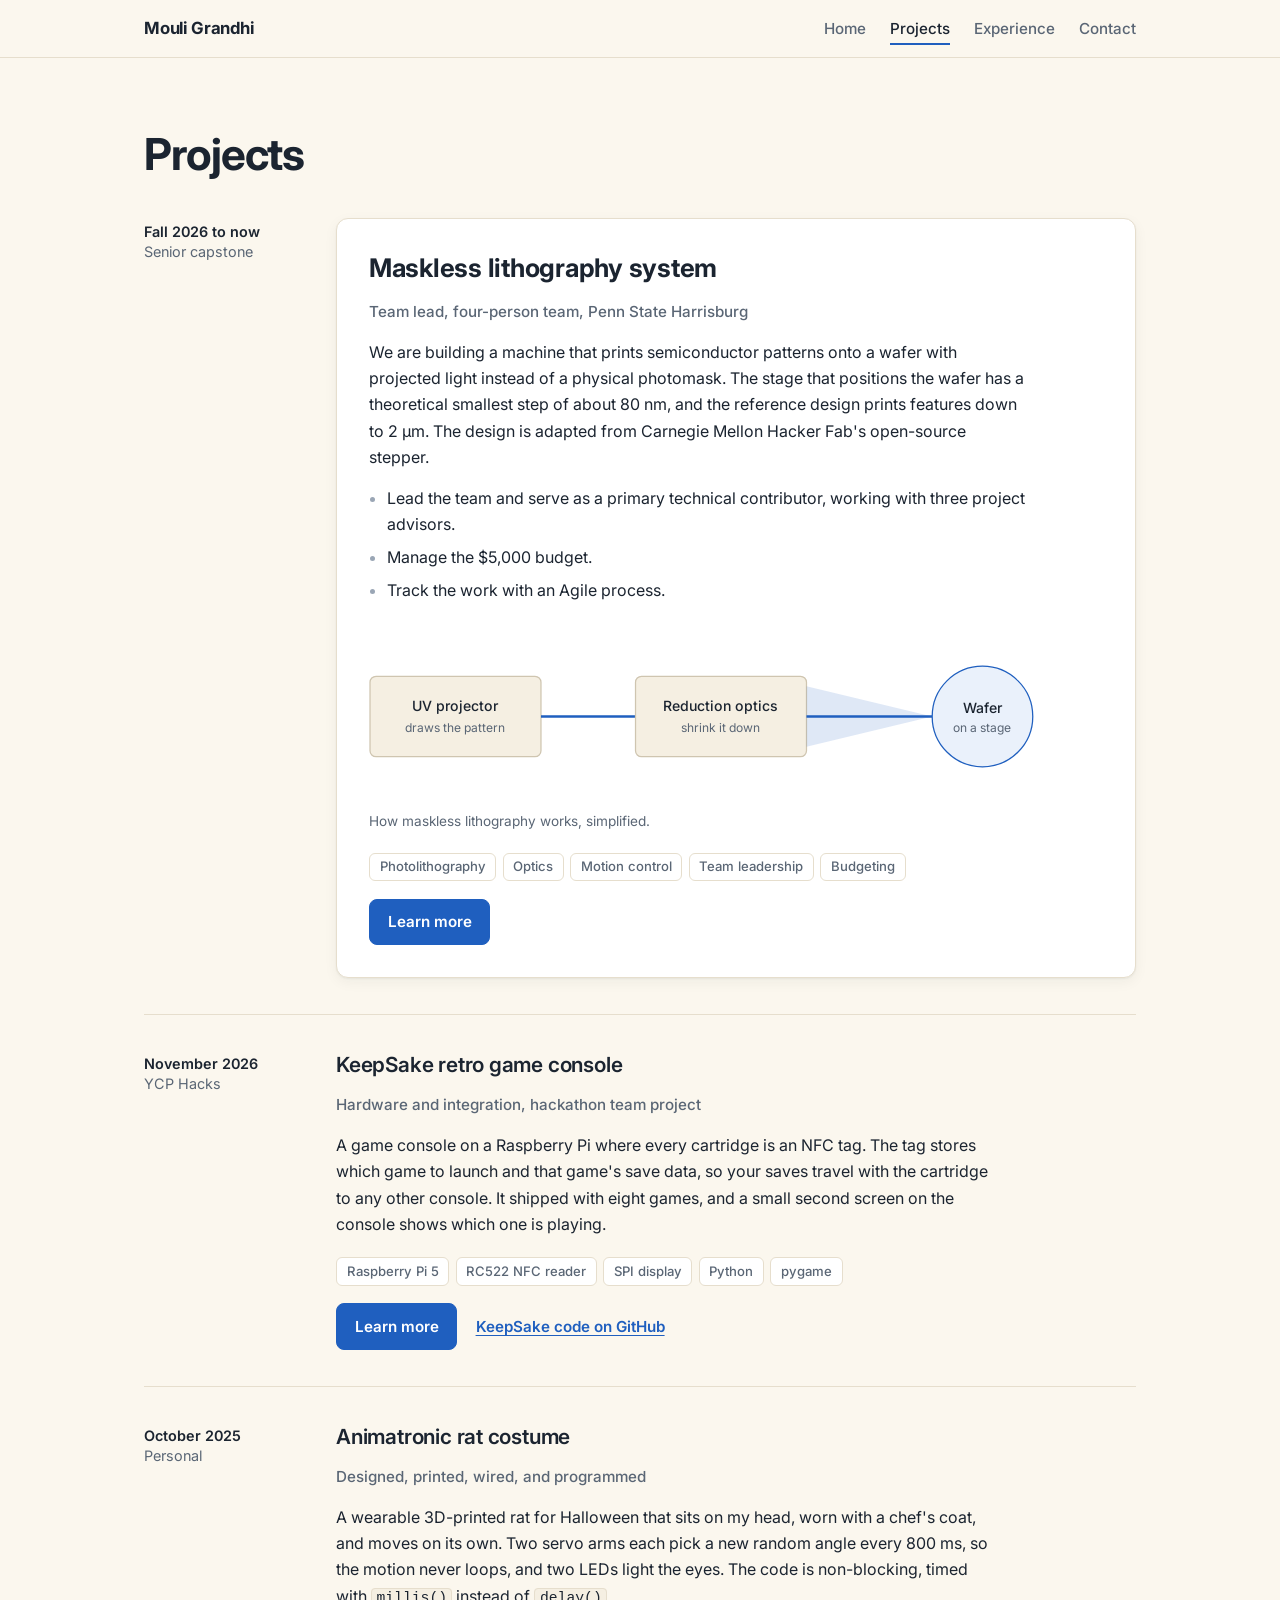
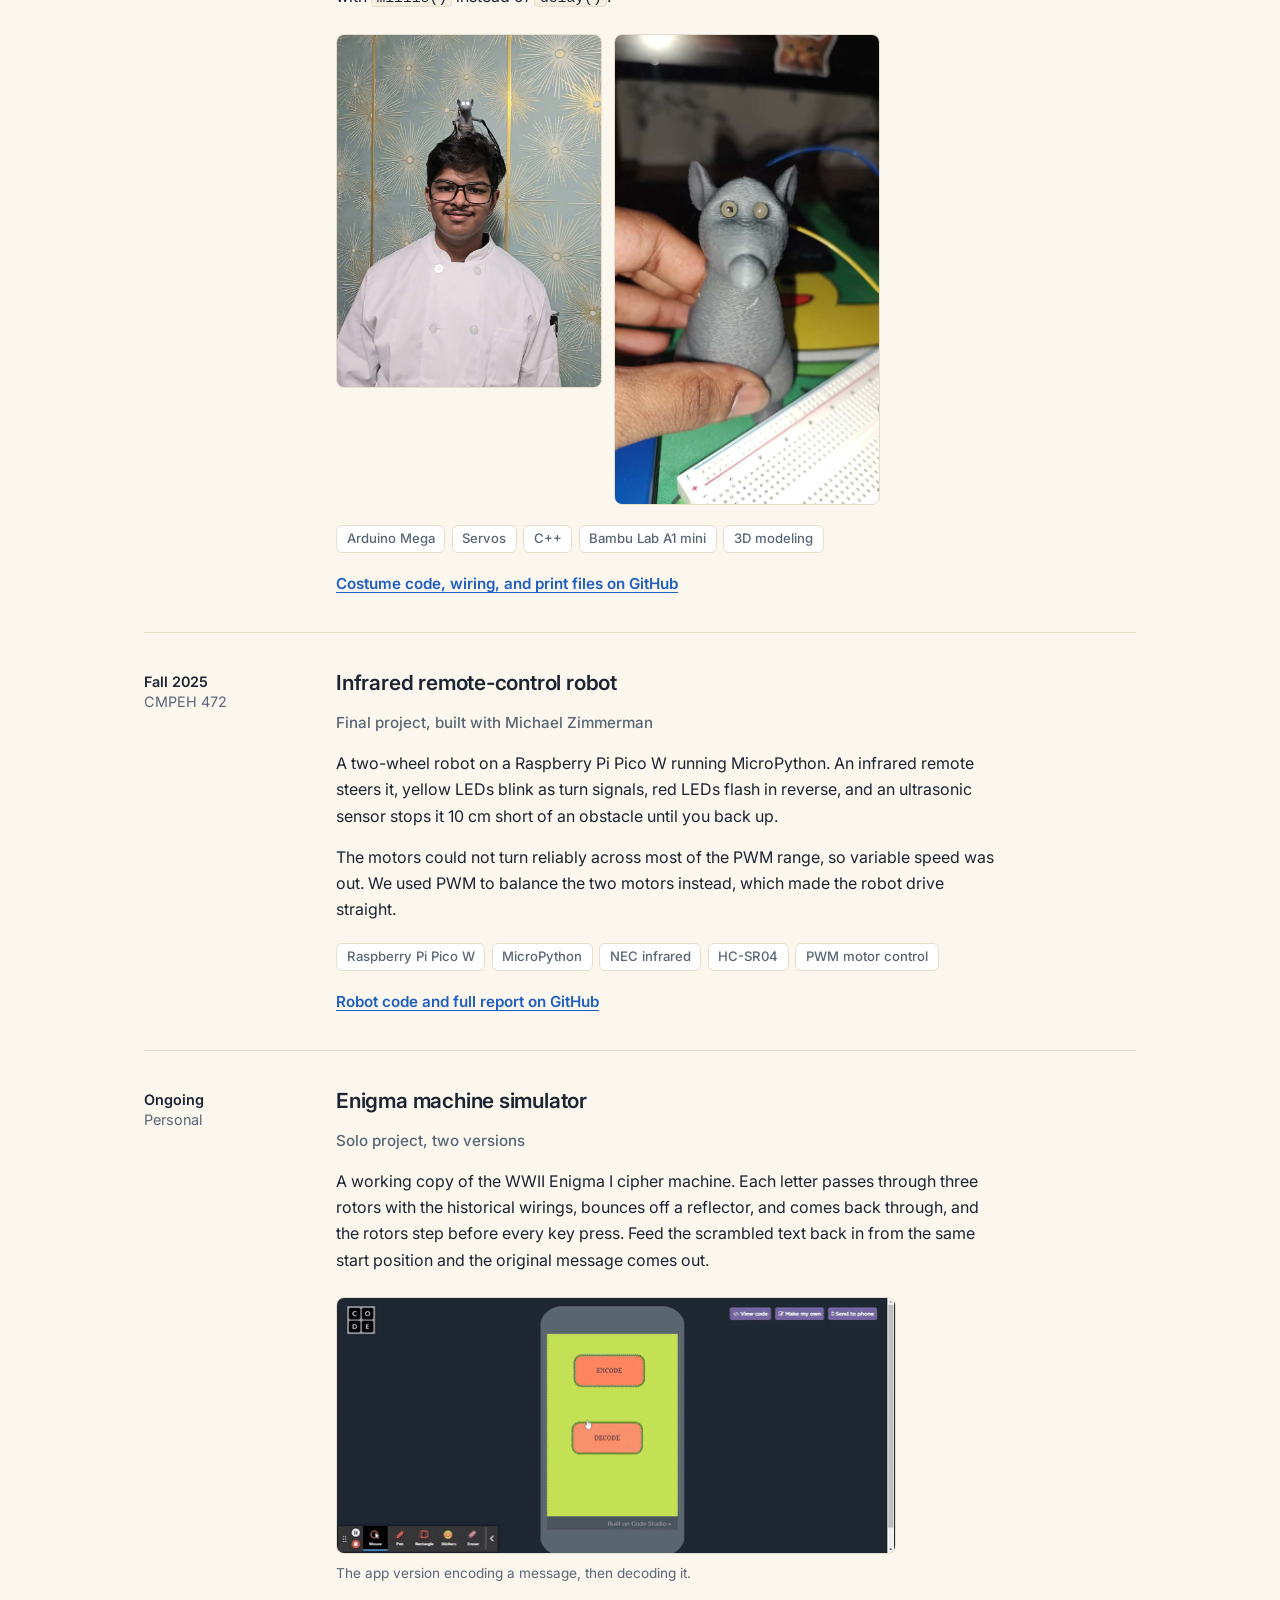
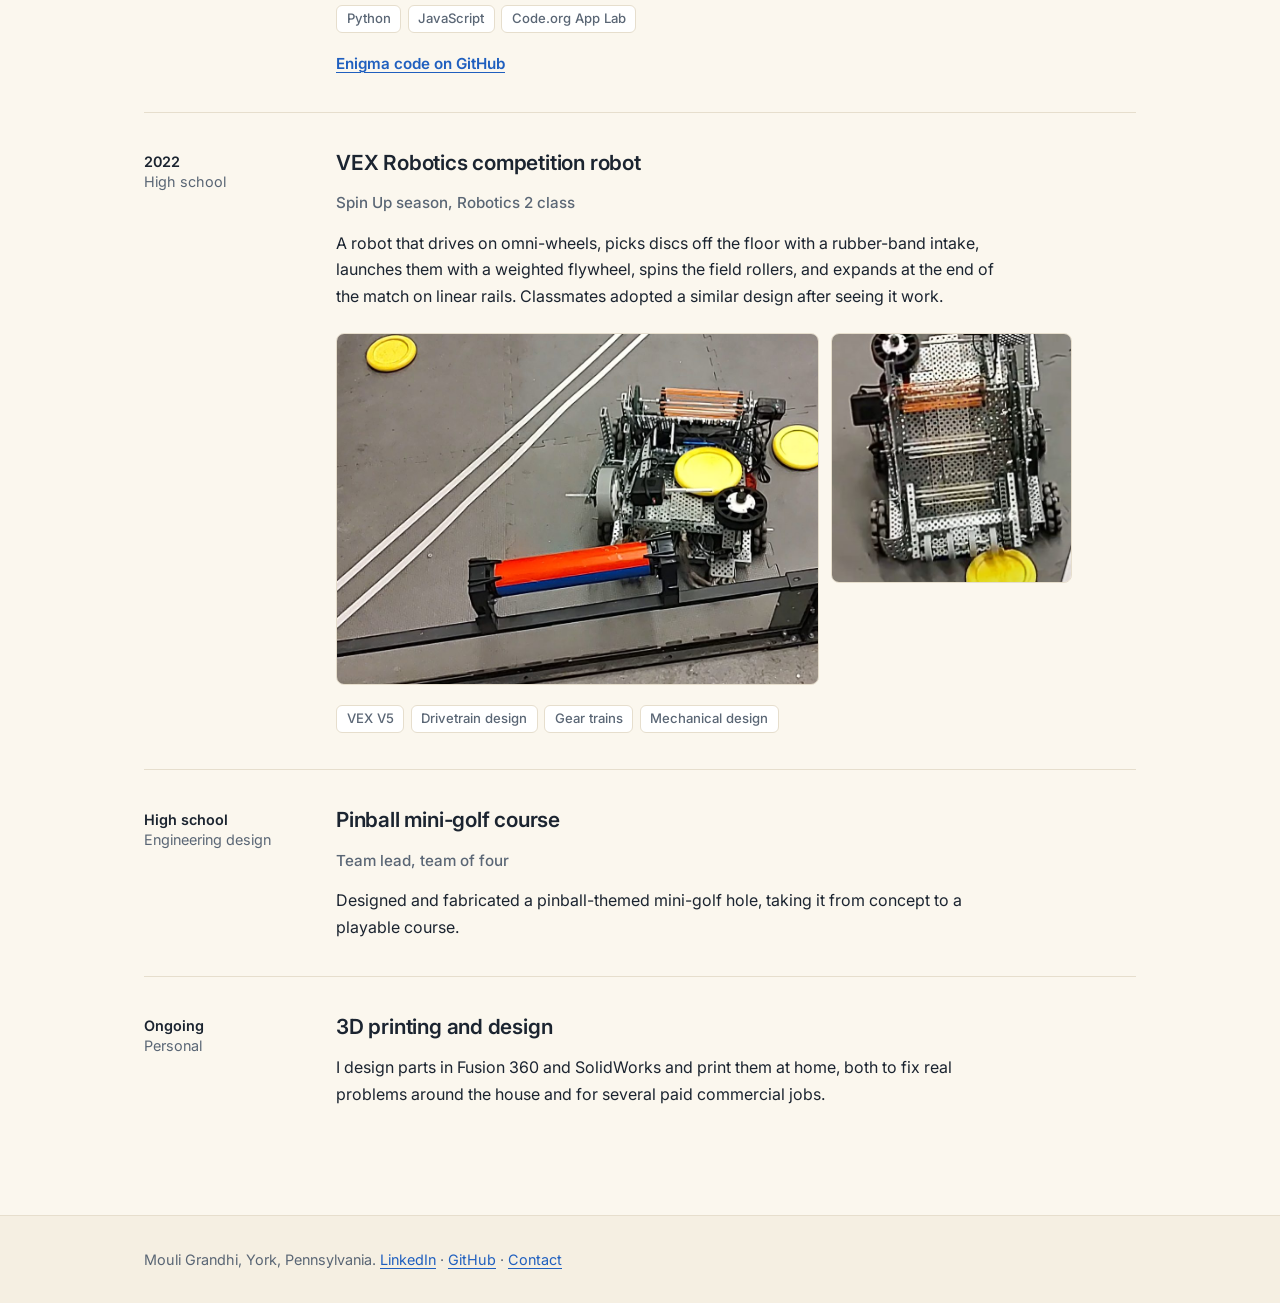
<file: projects.html>
<!DOCTYPE html>
<html lang="en">
<head>
<meta charset="utf-8">
<meta name="viewport" content="width=device-width, initial-scale=1">
<title>Projects | Mouli Grandhi</title>
<meta name="description" content="Projects by Mouli Grandhi: a maskless lithography system, an NFC game console, robots, an animatronic rat costume, and an Enigma machine simulator.">
<link rel="preconnect" href="https://fonts.googleapis.com">
<link rel="preconnect" href="https://fonts.gstatic.com" crossorigin>
<link href="https://fonts.googleapis.com/css2?family=Inter:wght@400;500;600;700&display=swap" rel="stylesheet">
<link rel="stylesheet" href="styles.css">
</head>
<body>

<header class="top">
  <div class="wrap">
    <a class="me" href="index.html">Mouli Grandhi</a>
    <nav aria-label="Pages">
      <a href="index.html">Home</a>
      <a href="projects.html" aria-current="page">Projects</a>
      <a href="index.html#experience">Experience</a>
      <a href="contact.html">Contact</a>
    </nav>
  </div>
</header>

<main>
  <section id="projects">
    <div class="wrap">
      <h1 class="page-title">Projects</h1>

      <article class="project lead">
        <div class="when">Fall 2026 to now<span>Senior capstone</span></div>
        <div class="body">
          <h3>Maskless lithography system</h3>
          <p class="role">Team lead, four-person team, Penn State Harrisburg</p>
          <p>We are building a machine that prints semiconductor patterns onto a wafer with projected light instead of a physical photomask. The stage that positions the wafer has a theoretical smallest step of about 80 nm, and the reference design prints features down to 2 µm. The design is adapted from Carnegie Mellon Hacker Fab's open-source stepper.</p>
          <ul class="points">
            <li>Lead the team and serve as a primary technical contributor, working with three project advisors.</li>
            <li>Manage the $5,000 budget.</li>
            <li>Track the work with an Agile process.</li>
          </ul>
          <figure class="path">
            <svg viewBox="0 0 700 170" role="img" aria-label="Diagram: a UV projector sends a pattern through reduction optics onto a wafer on a motorized stage">
              <rect class="box" x="1" y="45" width="170" height="80" rx="6"/>
              <text x="86" y="80" text-anchor="middle">UV projector</text>
              <text class="sub" x="86" y="100" text-anchor="middle">draws the pattern</text>
              <path class="ray" d="M171 85 H265"/>
              <rect class="box" x="265" y="45" width="170" height="80" rx="6"/>
              <text x="350" y="80" text-anchor="middle">Reduction optics</text>
              <text class="sub" x="350" y="100" text-anchor="middle">shrink it down</text>
              <path class="cone" d="M435 55 L560 85 L435 115 Z"/>
              <path class="ray" d="M435 85 H560"/>
              <ellipse class="wafer" cx="610" cy="85" rx="50" ry="50"/>
              <text x="610" y="82" text-anchor="middle">Wafer</text>
              <text class="sub" x="610" y="100" text-anchor="middle">on a stage</text>
            </svg>
            <figcaption>How maskless lithography works, simplified.</figcaption>
          </figure>
          <ul class="tools" aria-label="Skills used">
            <li>Photolithography</li><li>Optics</li><li>Motion control</li><li>Team leadership</li><li>Budgeting</li>
          </ul>
          <p class="more"><a class="btn" href="lithography.html">Learn more</a></p>
        </div>
      </article>

      <article class="project">
        <div class="when">November 2026<span>YCP Hacks</span></div>
        <div class="body">
          <h3>KeepSake retro game console</h3>
          <p class="role">Hardware and integration, hackathon team project</p>
          <p>A game console on a Raspberry Pi where every cartridge is an NFC tag. The tag stores which game to launch and that game's save data, so your saves travel with the cartridge to any other console. It shipped with eight games, and a small second screen on the console shows which one is playing.</p>
          <ul class="tools" aria-label="Built with">
            <li>Raspberry Pi 5</li><li>RC522 NFC reader</li><li>SPI display</li><li>Python</li><li>pygame</li>
          </ul>
          <p class="more"><a class="btn" href="keepsake.html">Learn more</a> <a href="https://github.com/dannywatts/ycphacks-2026">KeepSake code on GitHub</a></p>
        </div>
      </article>

      <article class="project">
        <div class="when">October 2025<span>Personal</span></div>
        <div class="body">
          <h3>Animatronic rat costume</h3>
          <p class="role">Designed, printed, wired, and programmed</p>
          <p>A wearable 3D-printed rat for Halloween that sits on my head, worn with a chef's coat, and moves on its own. Two servo arms each pick a new random angle every 800 ms, so the motion never loops, and two LEDs light the eyes. The code is non-blocking, timed with <code>millis()</code> instead of <code>delay()</code>.</p>
          <div class="shots two">
            <figure><img src="assets/remy-costume.jpg" alt="The costume being worn: the printed rat sits on top of the head with its LED eyes lit" width="800" height="1067"></figure>
            <figure><img src="assets/remy-closeup.jpg" alt="Close-up of the gray 3D-printed rat body with LED eyes, next to a breadboard" width="563" height="1000"></figure>
          </div>
          <ul class="tools" aria-label="Built with">
            <li>Arduino Mega</li><li>Servos</li><li>C++</li><li>Bambu Lab A1 mini</li><li>3D modeling</li>
          </ul>
          <p class="more"><a href="https://github.com/Mouli-Grandhi/remy-rat-costume">Costume code, wiring, and print files on GitHub</a></p>
        </div>
      </article>

      <article class="project">
        <div class="when">Fall 2025<span>CMPEH 472</span></div>
        <div class="body">
          <h3>Infrared remote-control robot</h3>
          <p class="role">Final project, built with Michael Zimmerman</p>
          <p>A two-wheel robot on a Raspberry Pi Pico W running MicroPython. An infrared remote steers it, yellow LEDs blink as turn signals, red LEDs flash in reverse, and an ultrasonic sensor stops it 10 cm short of an obstacle until you back up.</p>
          <p>The motors could not turn reliably across most of the PWM range, so variable speed was out. We used PWM to balance the two motors instead, which made the robot drive straight.</p>
          <ul class="tools" aria-label="Built with">
            <li>Raspberry Pi Pico W</li><li>MicroPython</li><li>NEC infrared</li><li>HC-SR04</li><li>PWM motor control</li>
          </ul>
          <p class="more"><a href="https://github.com/Mouli-Grandhi/pico-ir-robot">Robot code and full report on GitHub</a></p>
        </div>
      </article>

      <article class="project">
        <div class="when">Ongoing<span>Personal</span></div>
        <div class="body">
          <h3>Enigma machine simulator</h3>
          <p class="role">Solo project, two versions</p>
          <p>A working copy of the WWII Enigma I cipher machine. Each letter passes through three rotors with the historical wirings, bounces off a reflector, and comes back through, and the rotors step before every key press. Feed the scrambled text back in from the same start position and the original message comes out.</p>
          <div class="shots one">
            <figure><img src="assets/enigma-demo.gif" alt="Screen recording of the app encoding a sentence into scrambled letters, then decoding it back" width="560" height="256">
            <figcaption>The app version encoding a message, then decoding it.</figcaption></figure>
          </div>
          <ul class="tools" aria-label="Built with">
            <li>Python</li><li>JavaScript</li><li>Code.org App Lab</li>
          </ul>
          <p class="more"><a href="https://github.com/Mouli-Grandhi/Enigma-Machine">Enigma code on GitHub</a></p>
        </div>
      </article>

      <article class="project">
        <div class="when">2022<span>High school</span></div>
        <div class="body">
          <h3>VEX Robotics competition robot</h3>
          <p class="role">Spin Up season, Robotics 2 class</p>
          <p>A robot that drives on omni-wheels, picks discs off the floor with a rubber-band intake, launches them with a weighted flywheel, spins the field rollers, and expands at the end of the match on linear rails. Classmates adopted a similar design after seeing it work.</p>
          <div class="shots wide">
            <figure><img src="assets/vex-roller.jpg" alt="The robot holding a yellow disc beside the red and blue field roller" width="1100" height="801"></figure>
            <figure><img src="assets/vex-robot.jpg" alt="Front view of the robot's rubber-band intake pulling in a disc" width="491" height="508"></figure>
          </div>
          <ul class="tools" aria-label="Built with">
            <li>VEX V5</li><li>Drivetrain design</li><li>Gear trains</li><li>Mechanical design</li>
          </ul>
        </div>
      </article>

      <article class="project">
        <div class="when">High school<span>Engineering design</span></div>
        <div class="body">
          <h3>Pinball mini-golf course</h3>
          <p class="role">Team lead, team of four</p>
          <p>Designed and fabricated a pinball-themed mini-golf hole, taking it from concept to a playable course.</p>
        </div>
      </article>

      <article class="project">
        <div class="when">Ongoing<span>Personal</span></div>
        <div class="body">
          <h3>3D printing and design</h3>
          <p>I design parts in Fusion 360 and SolidWorks and print them at home, both to fix real problems around the house and for several paid commercial jobs.</p>
        </div>
      </article>
    </div>
  </section>
</main>

<footer>
  <div class="wrap">
    <p>Mouli Grandhi, York, Pennsylvania. <a href="https://www.linkedin.com/in/mouli-grandhi/">LinkedIn</a> · <a href="https://github.com/Mouli-Grandhi">GitHub</a> · <a href="contact.html">Contact</a></p>
  </div>
</footer>

</body>
</html>
</file>
<file: styles.css>
:root {
  color-scheme: light;
  --bg: #FBF7EE;        /* page: light cream */
  --card: #FFFFFF;      /* cards and buttons */
  --surface: #F5EFE2;   /* soft bands, cards, tags */
  --ink: #1B2430;       /* headings and body text */
  --muted: #5A6675;
  --line: #E6DECD;
  --accent: #1F5FBF;    /* links and primary buttons */
  --accent-dark: #174A96;
  --accent-soft: #EAF1FB;
  --font: "Inter", "Segoe UI", system-ui, -apple-system, sans-serif;
  --measure: 66ch;
  --shadow: 0 1px 2px rgba(27, 36, 48, .05), 0 4px 14px rgba(27, 36, 48, .05);
}
* { box-sizing: border-box; }
html { scroll-behavior: smooth; }
@media (prefers-reduced-motion: reduce) { html { scroll-behavior: auto; } }
body {
  margin: 0; background: var(--bg); color: var(--ink);
  font: 400 1rem/1.65 var(--font);
  -webkit-font-smoothing: antialiased;
}
img { max-width: 100%; height: auto; display: block; }
a { color: var(--accent); text-underline-offset: .18em; text-decoration-thickness: .06em; }
a:hover { color: var(--accent-dark); }
:focus-visible { outline: 2px solid var(--accent); outline-offset: 3px; border-radius: 3px; }
.wrap { width: min(100% - 2.5rem, 62rem); margin-inline: auto; }
main { min-height: 70vh; }
code { font-size: .92em; background: var(--surface); border: 1px solid var(--line); border-radius: 4px; padding: .05em .3em; }

/* ---------- top bar ---------- */
.top { position: sticky; top: 0; z-index: 5; background: rgba(251, 247, 238, .92); backdrop-filter: blur(8px); border-bottom: 1px solid var(--line); }
.top .wrap { display: flex; justify-content: space-between; align-items: center; gap: 1rem; padding-block: .85rem; }
.top .me { font-weight: 700; font-size: 1.05rem; letter-spacing: -.01em; color: var(--ink); text-decoration: none; }
.top nav { display: flex; gap: 1.5rem; flex-wrap: wrap; }
.top nav a { color: var(--muted); text-decoration: none; font-weight: 500; font-size: .95rem; padding-block: .15rem; }
.top nav a:hover { color: var(--ink); }
.top nav a[aria-current="page"] { color: var(--ink); box-shadow: 0 2px 0 var(--accent); }

/* ---------- headings and text ---------- */
h1, h2, h3 { color: var(--ink); letter-spacing: -.02em; }
h2 { margin: 0 0 2rem; font-size: clamp(1.5rem, 3vw, 1.9rem); font-weight: 700; line-height: 1.2; }
h3 { margin: 0; font-size: clamp(1.15rem, 2vw, 1.3rem); font-weight: 600; line-height: 1.3; letter-spacing: -.01em; }
p { margin: 0; max-width: var(--measure); }
.page-title { margin: 0 0 2.5rem; font-size: clamp(2rem, 5vw, 2.75rem); font-weight: 700; line-height: 1.1; letter-spacing: -.025em; }
.lede { font-size: clamp(1.1rem, 2vw, 1.25rem); line-height: 1.5; color: var(--ink); max-width: 52ch; }
.lede + p { margin-top: 1rem; color: var(--muted); }

/* ---------- buttons ---------- */
.btn, .links a {
  display: inline-block; padding: .6rem 1.1rem; border: 1px solid var(--line); border-radius: 8px;
  background: var(--card); color: var(--ink); text-decoration: none; font-weight: 600; font-size: .95rem;
  transition: background-color .15s, border-color .15s, color .15s;
}
.links a:hover { border-color: #CFC5B0; background: var(--surface); color: var(--ink); }
.btn, .links li:first-child a { background: var(--accent); border-color: var(--accent); color: #fff; }
.btn:hover, .links li:first-child a:hover { background: var(--accent-dark); border-color: var(--accent-dark); color: #fff; }
.links { display: flex; flex-wrap: wrap; gap: .6rem; margin: 2rem 0 0; padding: 0; list-style: none; }

/* ---------- hero ---------- */
.hero { background: var(--surface); border-bottom: 1px solid var(--line); }
.hero .wrap { padding-block: clamp(3.5rem, 9vw, 6rem); }
.name { margin: 0; font-size: clamp(2.5rem, 7vw, 4rem); font-weight: 700; line-height: 1.05; letter-spacing: -.035em; }
.pitch { max-width: 46ch; margin: 1.25rem 0 0; font-size: clamp(1.15rem, 2.2vw, 1.35rem); line-height: 1.45; color: var(--ink); }
.status { margin: 1rem 0 0; color: var(--muted); max-width: var(--measure); }
.status b { color: var(--ink); font-weight: 600; }

/* ---------- sections ---------- */
section { padding-block: clamp(3rem, 6vw, 4.5rem); }
section + section { border-top: 1px solid var(--line); }

/* ---------- projects and jobs ---------- */
.project, .job {
  display: grid; grid-template-columns: 9.5rem minmax(0, 1fr); gap: 1.5rem 2.5rem;
  padding-block: 2.25rem; border-top: 1px solid var(--line);
}
.project:first-of-type, .job:first-of-type { border-top: 0; padding-top: 0; }
.project .body, .job .body { min-width: 0; }
.when { font-size: .9rem; font-weight: 600; line-height: 1.4; color: var(--ink); padding-top: .2rem; }
.when span { display: block; font-weight: 400; color: var(--muted); }
.role { margin: .3rem 0 0; color: var(--muted); font-weight: 500; font-size: .95rem; }
.project .body > p + p, .project .body > h3 + p { margin-top: .9rem; }
.project .body > .role + p { margin-top: .9rem; }
.points { margin: .9rem 0 0; padding-left: 1.15rem; max-width: var(--measure); }
.points li { margin-top: .4rem; }
.points li::marker { color: #9AA6B5; }
.tools { display: flex; flex-wrap: wrap; gap: .4rem; margin: 1.25rem 0 0; padding: 0; list-style: none; }
.tools li { padding: .15rem .6rem; border-radius: 6px; background: var(--card); border: 1px solid var(--line); font-size: .82rem; font-weight: 500; color: var(--muted); }
.more { margin-top: 1.1rem; font-weight: 600; font-size: .95rem; }
.shots { display: grid; gap: .75rem; margin: 1.5rem 0 0; align-items: start; }
.shots.two { grid-template-columns: 1fr 1fr; max-width: 34rem; }
.shots.wide { grid-template-columns: 2fr 1fr; max-width: 46rem; }
.shots.one { max-width: 35rem; }
.shots img { border-radius: 8px; border: 1px solid var(--line); background: var(--surface); width: 100%; }
figure { margin: 0; }
figcaption { margin-top: .5rem; font-size: .85rem; color: var(--muted); }

/* featured project */
.project.lead .body { background: var(--card); border: 1px solid var(--line); border-radius: 12px; padding: clamp(1.25rem, 3vw, 2rem); box-shadow: var(--shadow); }
.project.lead h3 { font-size: clamp(1.35rem, 2.6vw, 1.6rem); font-weight: 700; }
.path { margin-top: 1.75rem; max-width: 100%; }
.path svg { width: 100%; max-width: 44rem; height: auto; display: block; }
.path .box { fill: var(--surface); stroke: #CFC5B0; stroke-width: 1.25; }
.path text { font: 500 14px var(--font); fill: var(--ink); }
.path .sub { font-size: 12px; fill: var(--muted); font-weight: 400; }
.path .ray { stroke: var(--accent); stroke-width: 2.5; fill: none; }
.path .cone { fill: var(--accent); opacity: .14; }
.path .wafer { fill: var(--accent-soft); stroke: var(--accent); stroke-width: 1.25; }

/* ---------- about ---------- */
.facts { display: grid; grid-template-columns: repeat(auto-fit, minmax(16rem, 1fr)); gap: 2.5rem; margin: 0; }
.facts h3 { font-size: .8rem; font-weight: 600; letter-spacing: .08em; text-transform: uppercase; color: var(--muted); margin-bottom: .6rem; }
.facts ul { margin: 0; padding: 0; list-style: none; }
.facts li { padding: .5rem 0; border-bottom: 1px solid var(--line); }
.facts li:last-child { border-bottom: 0; }
.facts small { display: block; color: var(--muted); font-size: .875rem; }

/* ---------- contact ---------- */
.contact-list { display: grid; grid-template-columns: repeat(auto-fit, minmax(15rem, 1fr)); gap: 1rem; margin: 2.5rem 0 0; padding: 0; list-style: none; max-width: 46rem; }
.contact-list a { display: block; height: 100%; padding: 1.25rem 1.4rem; background: var(--card); border: 1px solid var(--line); border-radius: 12px; color: var(--ink); text-decoration: none; box-shadow: var(--shadow); transition: border-color .15s; }
.contact-list a:hover { border-color: var(--accent); }
.contact-list b { display: block; font-size: 1.15rem; font-weight: 600; letter-spacing: -.01em; }
.contact-list span { display: block; margin-top: .3rem; color: var(--muted); font-size: .95rem; }
.contact-list .go { color: var(--accent); font-weight: 600; margin-top: .9rem; }
.next { margin-top: 2.5rem; font-weight: 600; }

/* ---------- project detail page ---------- */
.crumb { margin-bottom: 1.25rem; font-weight: 600; font-size: .95rem; }
.crumb a { text-decoration: none; }
.crumb a:hover { text-decoration: underline; }
.crumb a::before { content: "\2190\00a0"; }
.doc .page-title { margin-bottom: .75rem; }
.doc .role { margin: 0 0 1.5rem; }
.doc h2 { margin: 3rem 0 .9rem; font-size: clamp(1.3rem, 2.4vw, 1.55rem); }
.doc p + p, .doc .points + p { margin-top: 1rem; }
.doc .points li { margin-top: .6rem; }
.stats { display: grid; grid-template-columns: repeat(auto-fit, minmax(11rem, 1fr)); gap: 1rem; margin: 2.25rem 0 0; }
.stats div { padding: 1.1rem 1.25rem; background: var(--card); border: 1px solid var(--line); border-radius: 12px; }
.stats dt { font-size: 1.5rem; font-weight: 700; line-height: 1.1; letter-spacing: -.02em; color: var(--ink); }
.stats dd { margin: .4rem 0 0; color: var(--muted); font-size: .9rem; line-height: 1.4; }
.math { padding: .8rem 1.1rem; background: var(--card); border: 1px solid var(--line); border-left: 3px solid var(--accent); border-radius: 6px; font-weight: 500; width: fit-content; max-width: 100%; overflow-x: auto; }
.diagram { margin: 1.75rem 0; max-width: 52rem; }
.diagram img { width: 100%; background: #fff; border: 1px solid var(--line); border-radius: 12px; padding: .5rem; }

/* ---------- footer ---------- */
footer { border-top: 1px solid var(--line); background: var(--surface); padding-block: 2rem; }
footer p { margin: 0; max-width: none; color: var(--muted); font-size: .9rem; }

@media (max-width: 44rem) {
  .project, .job { grid-template-columns: 1fr; gap: .5rem; }
  .when { padding-top: 0; }
  .when span { display: inline; }
  .when span::before { content: ", "; }
  .top .me { display: none; }
  .top nav { gap: 1.1rem; }
  .path { overflow-x: auto; }
  .path svg { min-width: 32rem; }
  .shots.wide { grid-template-columns: 1fr 1fr; }
}

/* ---------- tables and button rows ---------- */
.more .btn { margin-right: .9rem; }
.next + .next { margin-top: 1.25rem; }
.table-wrap { margin: 1.25rem 0; max-width: 46rem; overflow-x: auto; border: 1px solid var(--line); border-radius: 12px; background: var(--card); }
table { width: 100%; border-collapse: collapse; font-size: .95rem; }
th, td { padding: .65rem 1rem; text-align: left; border-bottom: 1px solid var(--line); vertical-align: top; }
tbody tr:last-child td { border-bottom: 0; }
th { font-size: .78rem; font-weight: 600; letter-spacing: .07em; text-transform: uppercase; color: var(--muted); background: var(--surface); }
td:first-child { font-weight: 600; white-space: nowrap; }
td:last-child, th:last-child { white-space: nowrap; }
</file>
